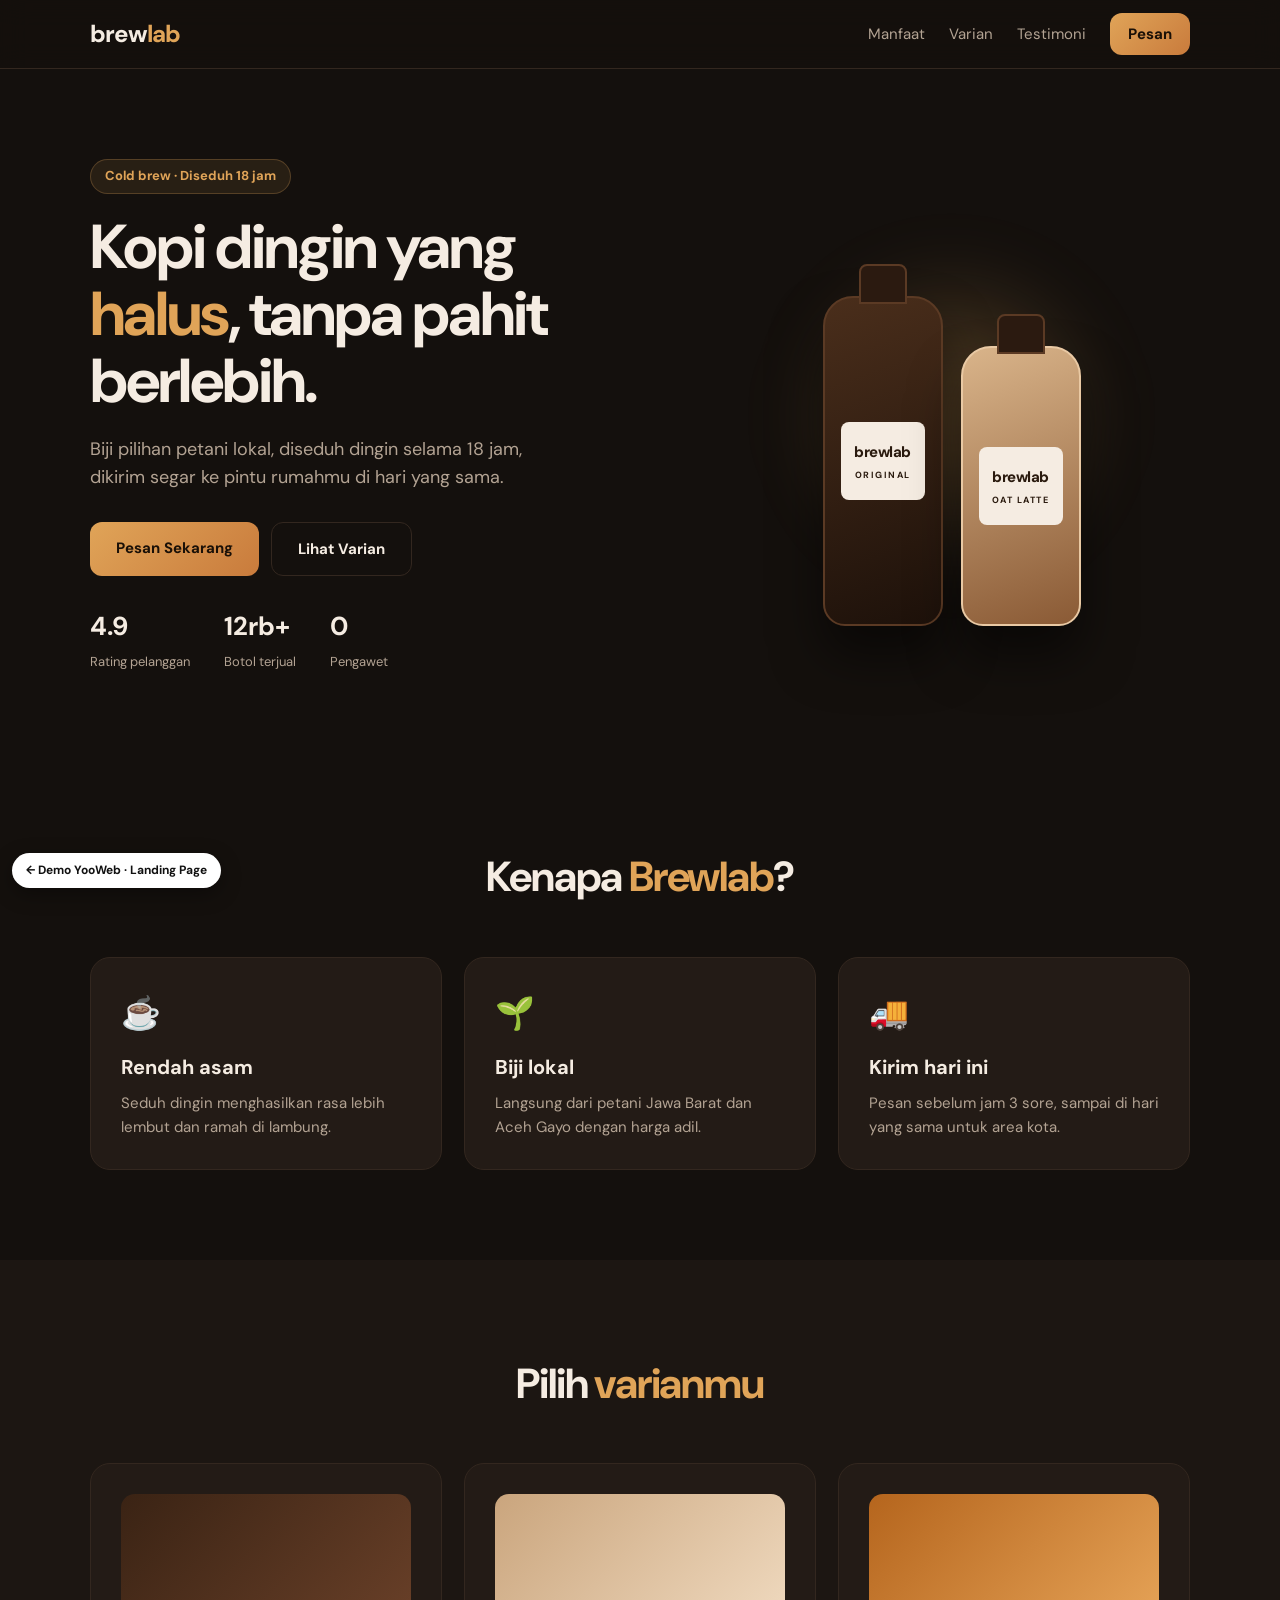
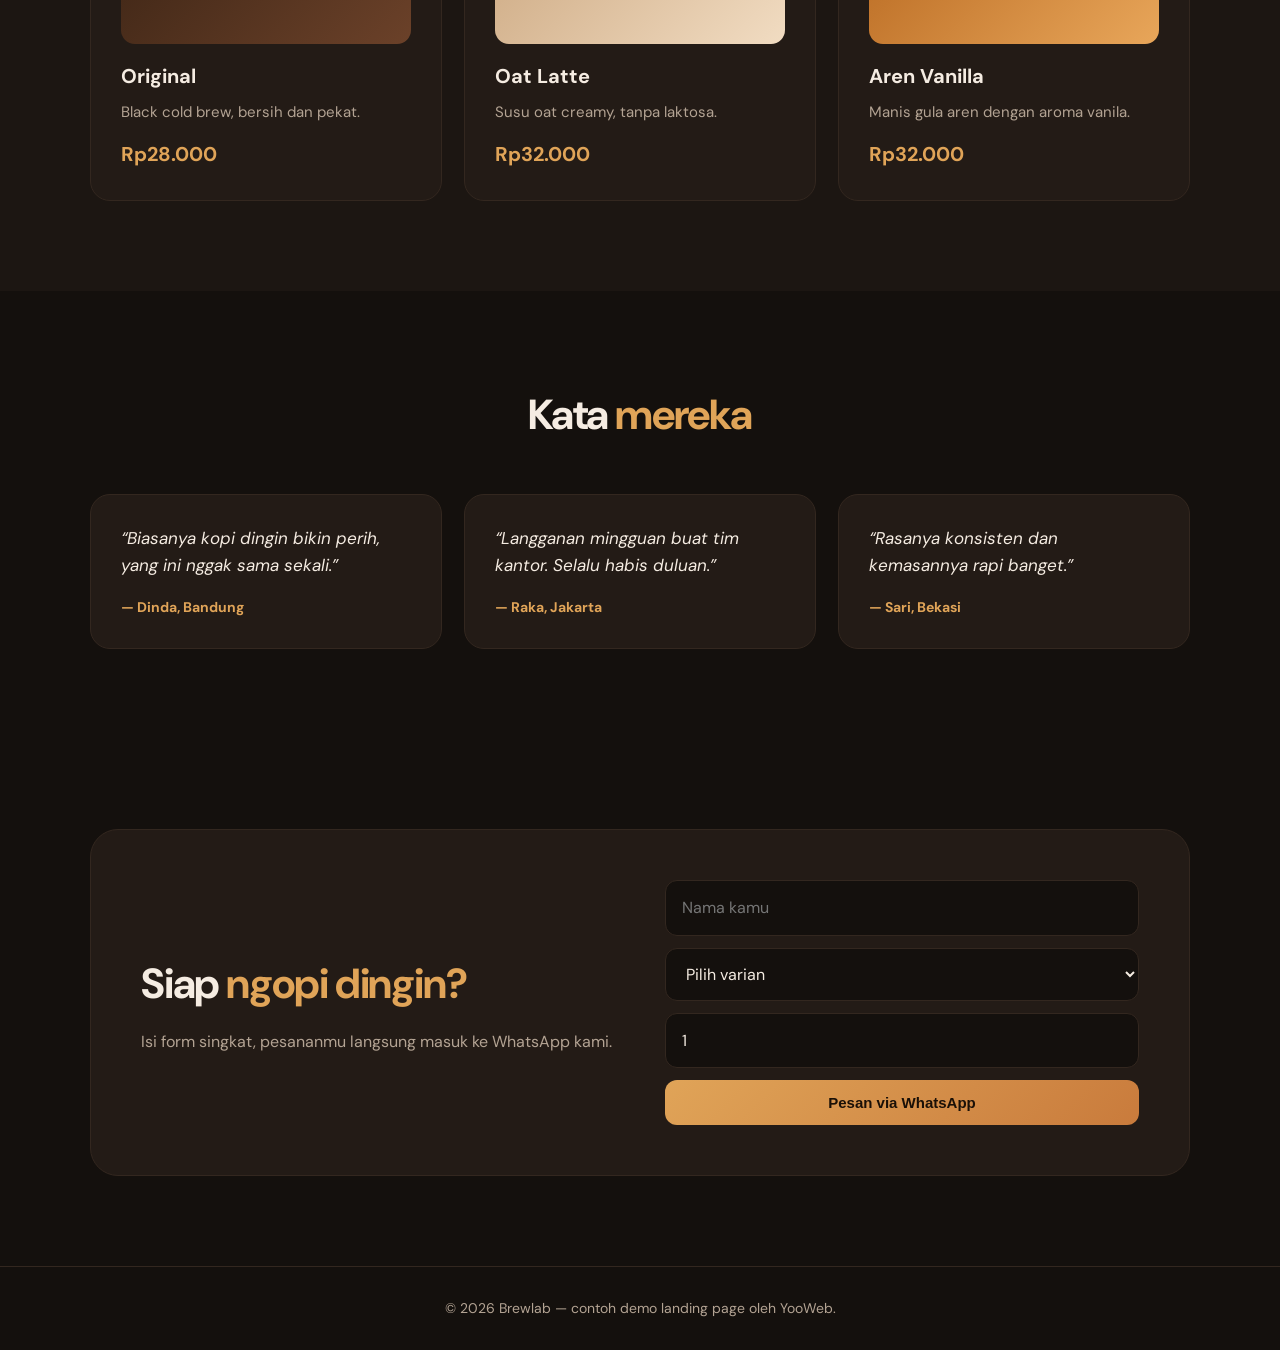
<file: demo_1.html>
<!DOCTYPE html>
<html lang="id">
<head>
<meta charset="UTF-8">
<meta name="viewport" content="width=device-width, initial-scale=1">
<title>Demo 1 — Landing Page | Brewlab Cold Brew</title>
<link rel="preconnect" href="https://fonts.googleapis.com">
<link rel="preconnect" href="https://fonts.gstatic.com" crossorigin>
<link href="https://fonts.googleapis.com/css2?family=DM+Sans:wght@400;500;700;800&display=swap" rel="stylesheet">
<link rel="stylesheet" href="demo_1.css">
</head>
<body>
<a class="demo-badge" href="index.html">← Demo YooWeb · Landing Page</a>

<header class="nav">
  <div class="wrap nav-in">
    <a href="#" class="logo">brew<span>lab</span></a>
    <nav>
      <a href="#manfaat">Manfaat</a>
      <a href="#varian">Varian</a>
      <a href="#testimoni">Testimoni</a>
      <a href="#order" class="btn sm">Pesan</a>
    </nav>
  </div>
</header>

<main>
  <section class="hero">
    <div class="wrap hero-in">
      <div class="hero-text">
        <span class="tag">Cold brew · Diseduh 18 jam</span>
        <h1>Kopi dingin yang <em>halus</em>, tanpa pahit berlebih.</h1>
        <p>Biji pilihan petani lokal, diseduh dingin selama 18 jam, dikirim segar ke pintu rumahmu di hari yang sama.</p>
        <div class="cta">
          <a href="#order" class="btn">Pesan Sekarang</a>
          <a href="#varian" class="btn ghost">Lihat Varian</a>
        </div>
        <ul class="stats">
          <li><b>4.9</b><span>Rating pelanggan</span></li>
          <li><b>12rb+</b><span>Botol terjual</span></li>
          <li><b>0</b><span>Pengawet</span></li>
        </ul>
      </div>
      <div class="hero-art" aria-hidden="true">
        <div class="bottle"><div class="label">brewlab<small>ORIGINAL</small></div></div>
        <div class="bottle b2"><div class="label">brewlab<small>OAT LATTE</small></div></div>
        <div class="glow"></div>
      </div>
    </div>
  </section>

  <section class="section" id="manfaat">
    <div class="wrap">
      <h2>Kenapa <em>Brewlab</em>?</h2>
      <div class="grid3">
        <article class="card"><span class="ico">☕</span><h3>Rendah asam</h3><p>Seduh dingin menghasilkan rasa lebih lembut dan ramah di lambung.</p></article>
        <article class="card"><span class="ico">🌱</span><h3>Biji lokal</h3><p>Langsung dari petani Jawa Barat dan Aceh Gayo dengan harga adil.</p></article>
        <article class="card"><span class="ico">🚚</span><h3>Kirim hari ini</h3><p>Pesan sebelum jam 3 sore, sampai di hari yang sama untuk area kota.</p></article>
      </div>
    </div>
  </section>

  <section class="section alt" id="varian">
    <div class="wrap">
      <h2>Pilih <em>varianmu</em></h2>
      <div class="grid3">
        <article class="card product"><div class="swatch s1"></div><h3>Original</h3><p>Black cold brew, bersih dan pekat.</p><b>Rp28.000</b></article>
        <article class="card product"><div class="swatch s2"></div><h3>Oat Latte</h3><p>Susu oat creamy, tanpa laktosa.</p><b>Rp32.000</b></article>
        <article class="card product"><div class="swatch s3"></div><h3>Aren Vanilla</h3><p>Manis gula aren dengan aroma vanila.</p><b>Rp32.000</b></article>
      </div>
    </div>
  </section>

  <section class="section" id="testimoni">
    <div class="wrap">
      <h2>Kata <em>mereka</em></h2>
      <div class="grid3">
        <blockquote class="card">“Biasanya kopi dingin bikin perih, yang ini nggak sama sekali.”<cite>— Dinda, Bandung</cite></blockquote>
        <blockquote class="card">“Langganan mingguan buat tim kantor. Selalu habis duluan.”<cite>— Raka, Jakarta</cite></blockquote>
        <blockquote class="card">“Rasanya konsisten dan kemasannya rapi banget.”<cite>— Sari, Bekasi</cite></blockquote>
      </div>
    </div>
  </section>

  <section class="section order" id="order">
    <div class="wrap order-in">
      <div>
        <h2>Siap <em>ngopi dingin?</em></h2>
        <p>Isi form singkat, pesananmu langsung masuk ke WhatsApp kami.</p>
      </div>
      <form id="orderForm" class="form">
        <input name="nama" placeholder="Nama kamu" required>
        <select name="varian" required>
          <option value="">Pilih varian</option>
          <option>Original</option><option>Oat Latte</option><option>Aren Vanilla</option>
        </select>
        <input name="jumlah" type="number" min="1" value="1" required>
        <button class="btn" type="submit">Pesan via WhatsApp</button>
      </form>
    </div>
  </section>
</main>

<footer class="foot"><div class="wrap">© 2026 Brewlab — contoh demo landing page oleh YooWeb.</div></footer>

<script>
document.getElementById('orderForm').addEventListener('submit', function (e) {
  e.preventDefault();
  var f = new FormData(this);
  var msg = 'Halo Brewlab, saya ' + f.get('nama') + ' ingin pesan ' + f.get('jumlah') + ' botol ' + f.get('varian') + '.';
  window.open('https://wa.me/6281234567890?text=' + encodeURIComponent(msg), '_blank');
});
</script>
</body>
</html>
</file>
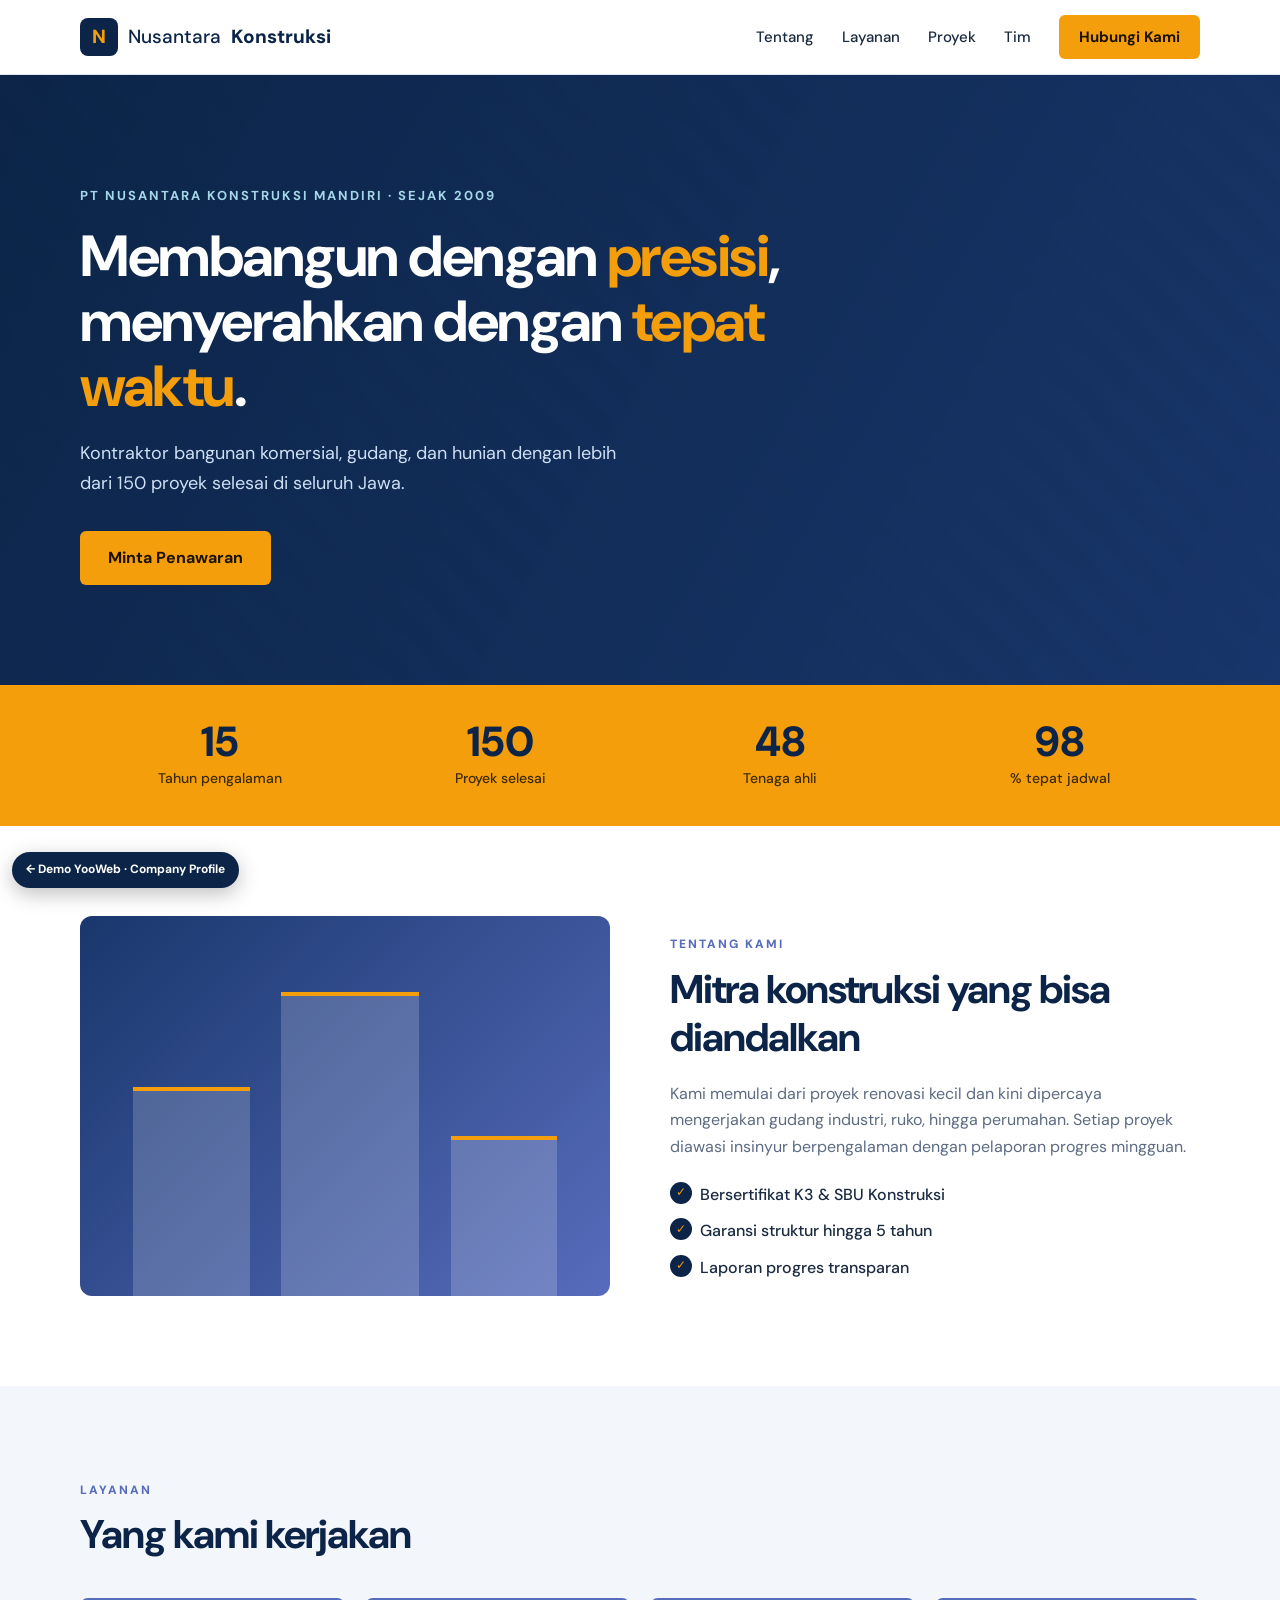
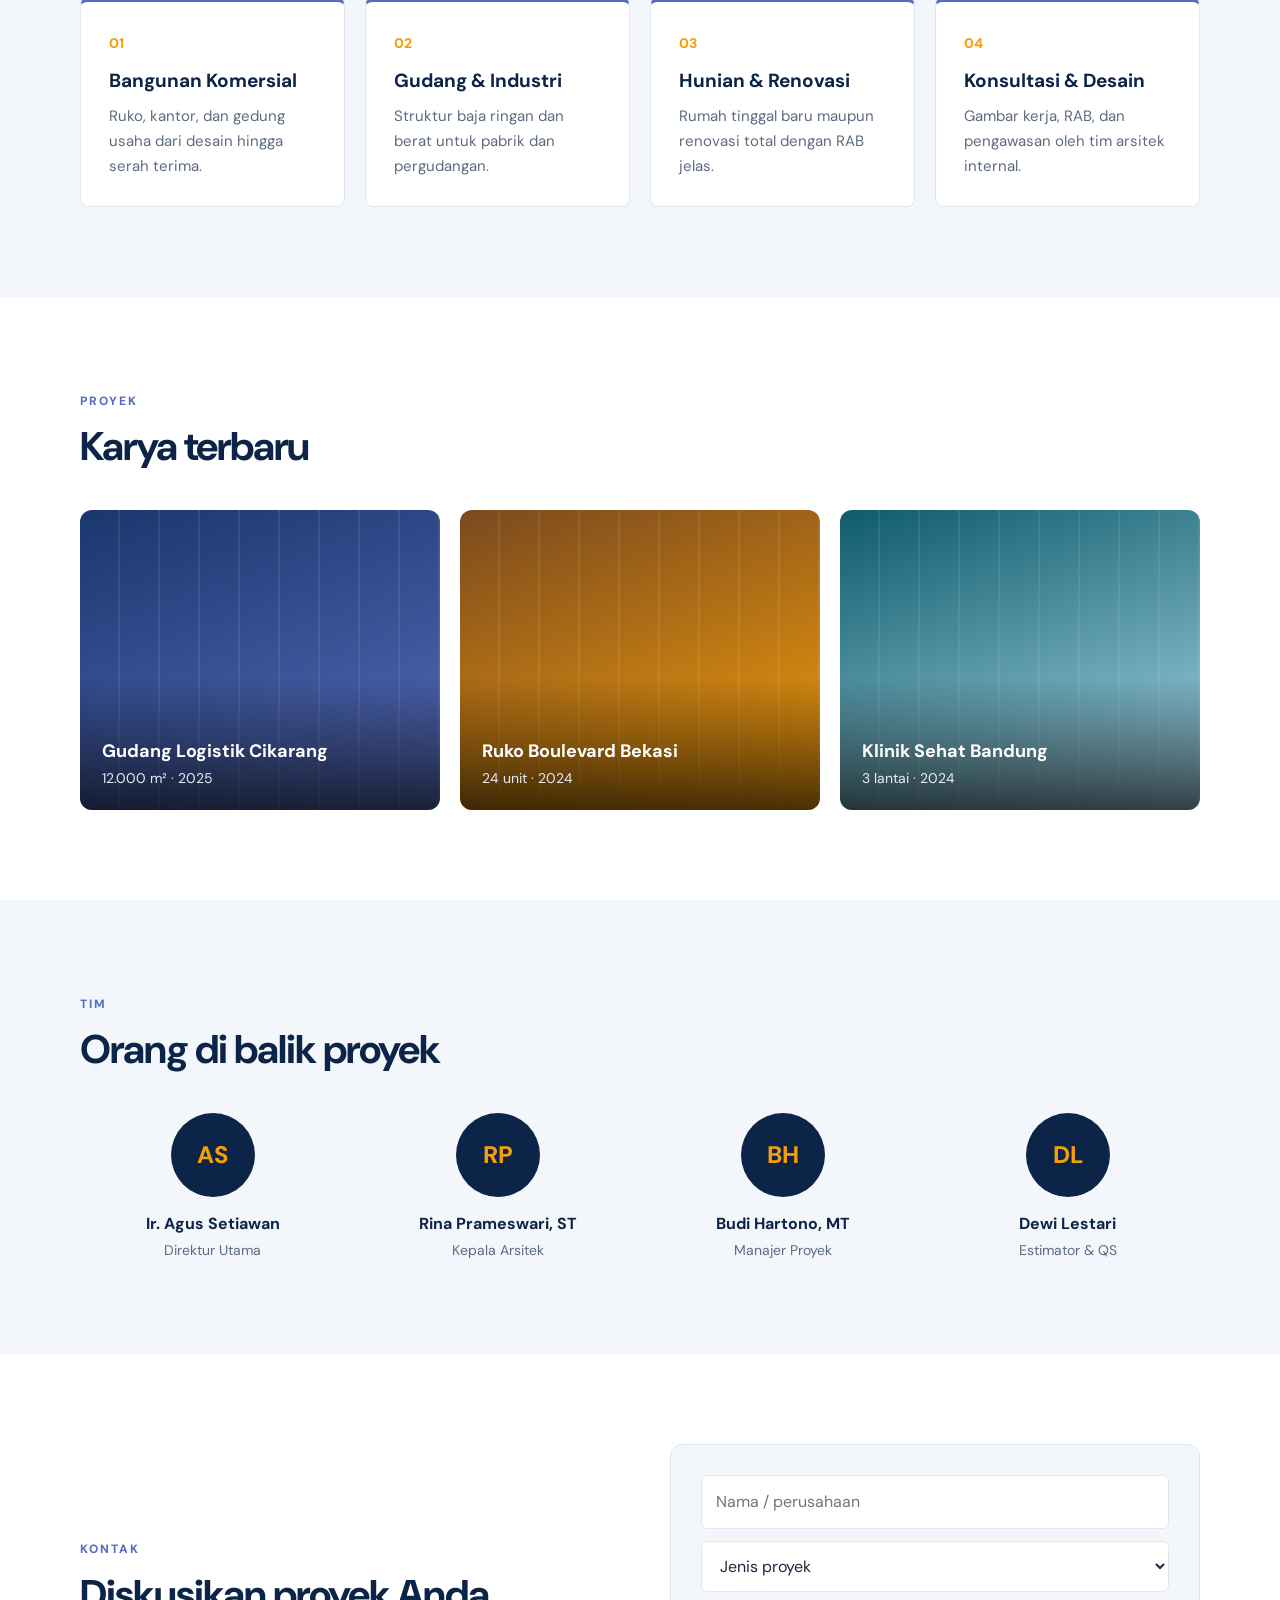
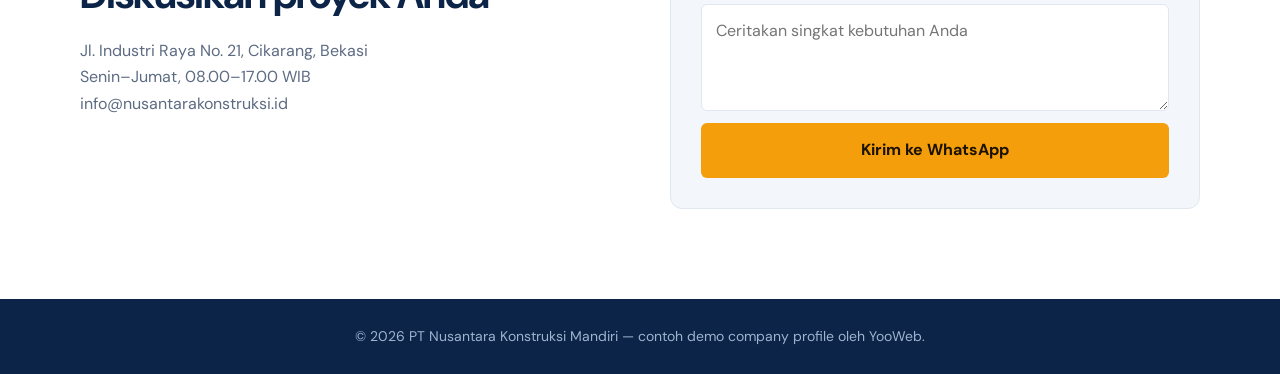
<file: demo_2.html>
<!DOCTYPE html>
<html lang="id">
<head>
<meta charset="UTF-8">
<meta name="viewport" content="width=device-width, initial-scale=1">
<title>Demo 2 — Company Profile | Nusantara Konstruksi</title>
<link rel="preconnect" href="https://fonts.googleapis.com">
<link rel="preconnect" href="https://fonts.gstatic.com" crossorigin>
<link href="https://fonts.googleapis.com/css2?family=DM+Sans:wght@400;500;700;800&display=swap" rel="stylesheet">
<link rel="stylesheet" href="demo_2.css">
</head>
<body>
<a class="demo-badge" href="index.html">← Demo YooWeb · Company Profile</a>

<header class="top">
  <div class="wrap top-in">
    <a href="#" class="brand"><span class="mark">N</span> Nusantara <b>Konstruksi</b></a>
    <button class="burger" id="burger" aria-label="Menu">☰</button>
    <nav id="menu">
      <a href="#tentang">Tentang</a>
      <a href="#layanan">Layanan</a>
      <a href="#proyek">Proyek</a>
      <a href="#tim">Tim</a>
      <a href="#kontak" class="btn sm">Hubungi Kami</a>
    </nav>
  </div>
</header>

<main>
  <section class="hero">
    <div class="wrap">
      <p class="eyebrow">PT Nusantara Konstruksi Mandiri · Sejak 2009</p>
      <h1>Membangun dengan <span>presisi</span>,<br>menyerahkan dengan <span>tepat waktu</span>.</h1>
      <p class="lead">Kontraktor bangunan komersial, gudang, dan hunian dengan lebih dari 150 proyek selesai di seluruh Jawa.</p>
      <a href="#kontak" class="btn">Minta Penawaran</a>
    </div>
  </section>

  <section class="numbers">
    <div class="wrap nums">
      <div><b data-n="15">0</b><span>Tahun pengalaman</span></div>
      <div><b data-n="150">0</b><span>Proyek selesai</span></div>
      <div><b data-n="48">0</b><span>Tenaga ahli</span></div>
      <div><b data-n="98">0</b><span>% tepat jadwal</span></div>
    </div>
  </section>

  <section class="section" id="tentang">
    <div class="wrap two">
      <div class="photo" aria-hidden="true"><i></i><i></i><i></i></div>
      <div>
        <span class="tag">TENTANG KAMI</span>
        <h2>Mitra konstruksi yang bisa diandalkan</h2>
        <p>Kami memulai dari proyek renovasi kecil dan kini dipercaya mengerjakan gudang industri, ruko, hingga perumahan. Setiap proyek diawasi insinyur berpengalaman dengan pelaporan progres mingguan.</p>
        <ul class="ticks">
          <li>Bersertifikat K3 &amp; SBU Konstruksi</li>
          <li>Garansi struktur hingga 5 tahun</li>
          <li>Laporan progres transparan</li>
        </ul>
      </div>
    </div>
  </section>

  <section class="section grey" id="layanan">
    <div class="wrap">
      <span class="tag">LAYANAN</span>
      <h2>Yang kami kerjakan</h2>
      <div class="cards">
        <article><span>01</span><h3>Bangunan Komersial</h3><p>Ruko, kantor, dan gedung usaha dari desain hingga serah terima.</p></article>
        <article><span>02</span><h3>Gudang &amp; Industri</h3><p>Struktur baja ringan dan berat untuk pabrik dan pergudangan.</p></article>
        <article><span>03</span><h3>Hunian &amp; Renovasi</h3><p>Rumah tinggal baru maupun renovasi total dengan RAB jelas.</p></article>
        <article><span>04</span><h3>Konsultasi &amp; Desain</h3><p>Gambar kerja, RAB, dan pengawasan oleh tim arsitek internal.</p></article>
      </div>
    </div>
  </section>

  <section class="section" id="proyek">
    <div class="wrap">
      <span class="tag">PROYEK</span>
      <h2>Karya terbaru</h2>
      <div class="projects">
        <figure class="p p1"><figcaption><b>Gudang Logistik Cikarang</b>12.000 m² · 2025</figcaption></figure>
        <figure class="p p2"><figcaption><b>Ruko Boulevard Bekasi</b>24 unit · 2024</figcaption></figure>
        <figure class="p p3"><figcaption><b>Klinik Sehat Bandung</b>3 lantai · 2024</figcaption></figure>
      </div>
    </div>
  </section>

  <section class="section grey" id="tim">
    <div class="wrap">
      <span class="tag">TIM</span>
      <h2>Orang di balik proyek</h2>
      <div class="team">
        <div><i>AS</i><b>Ir. Agus Setiawan</b><span>Direktur Utama</span></div>
        <div><i>RP</i><b>Rina Prameswari, ST</b><span>Kepala Arsitek</span></div>
        <div><i>BH</i><b>Budi Hartono, MT</b><span>Manajer Proyek</span></div>
        <div><i>DL</i><b>Dewi Lestari</b><span>Estimator &amp; QS</span></div>
      </div>
    </div>
  </section>

  <section class="section" id="kontak">
    <div class="wrap two contact">
      <div>
        <span class="tag">KONTAK</span>
        <h2>Diskusikan proyek Anda</h2>
        <p>Jl. Industri Raya No. 21, Cikarang, Bekasi<br>Senin–Jumat, 08.00–17.00 WIB<br>info@nusantarakonstruksi.id</p>
      </div>
      <form id="contactForm" class="form">
        <input name="nama" placeholder="Nama / perusahaan" required>
        <select name="jenis" required>
          <option value="">Jenis proyek</option>
          <option>Bangunan Komersial</option><option>Gudang &amp; Industri</option><option>Hunian &amp; Renovasi</option><option>Konsultasi &amp; Desain</option>
        </select>
        <textarea name="detail" rows="3" placeholder="Ceritakan singkat kebutuhan Anda"></textarea>
        <button class="btn" type="submit">Kirim ke WhatsApp</button>
      </form>
    </div>
  </section>
</main>

<footer class="foot"><div class="wrap">© 2026 PT Nusantara Konstruksi Mandiri — contoh demo company profile oleh YooWeb.</div></footer>

<script>
document.getElementById('burger').onclick = function () {
  document.getElementById('menu').classList.toggle('open');
};
document.getElementById('contactForm').addEventListener('submit', function (e) {
  e.preventDefault();
  var f = new FormData(this);
  var msg = 'Halo, saya ' + f.get('nama') + '. Proyek: ' + f.get('jenis') + '. ' + (f.get('detail') || '');
  window.open('https://wa.me/6281234567890?text=' + encodeURIComponent(msg), '_blank');
});
var io = new IntersectionObserver(function (es) {
  es.forEach(function (en) {
    if (!en.isIntersecting) return;
    var el = en.target, to = +el.dataset.n, cur = 0, step = Math.max(1, Math.round(to / 50));
    var t = setInterval(function () {
      cur = Math.min(to, cur + step); el.textContent = cur;
      if (cur >= to) clearInterval(t);
    }, 25);
    io.unobserve(el);
  });
}, { threshold: .6 });
document.querySelectorAll('[data-n]').forEach(function (el) { io.observe(el); });
</script>
</body>
</html>
</file>
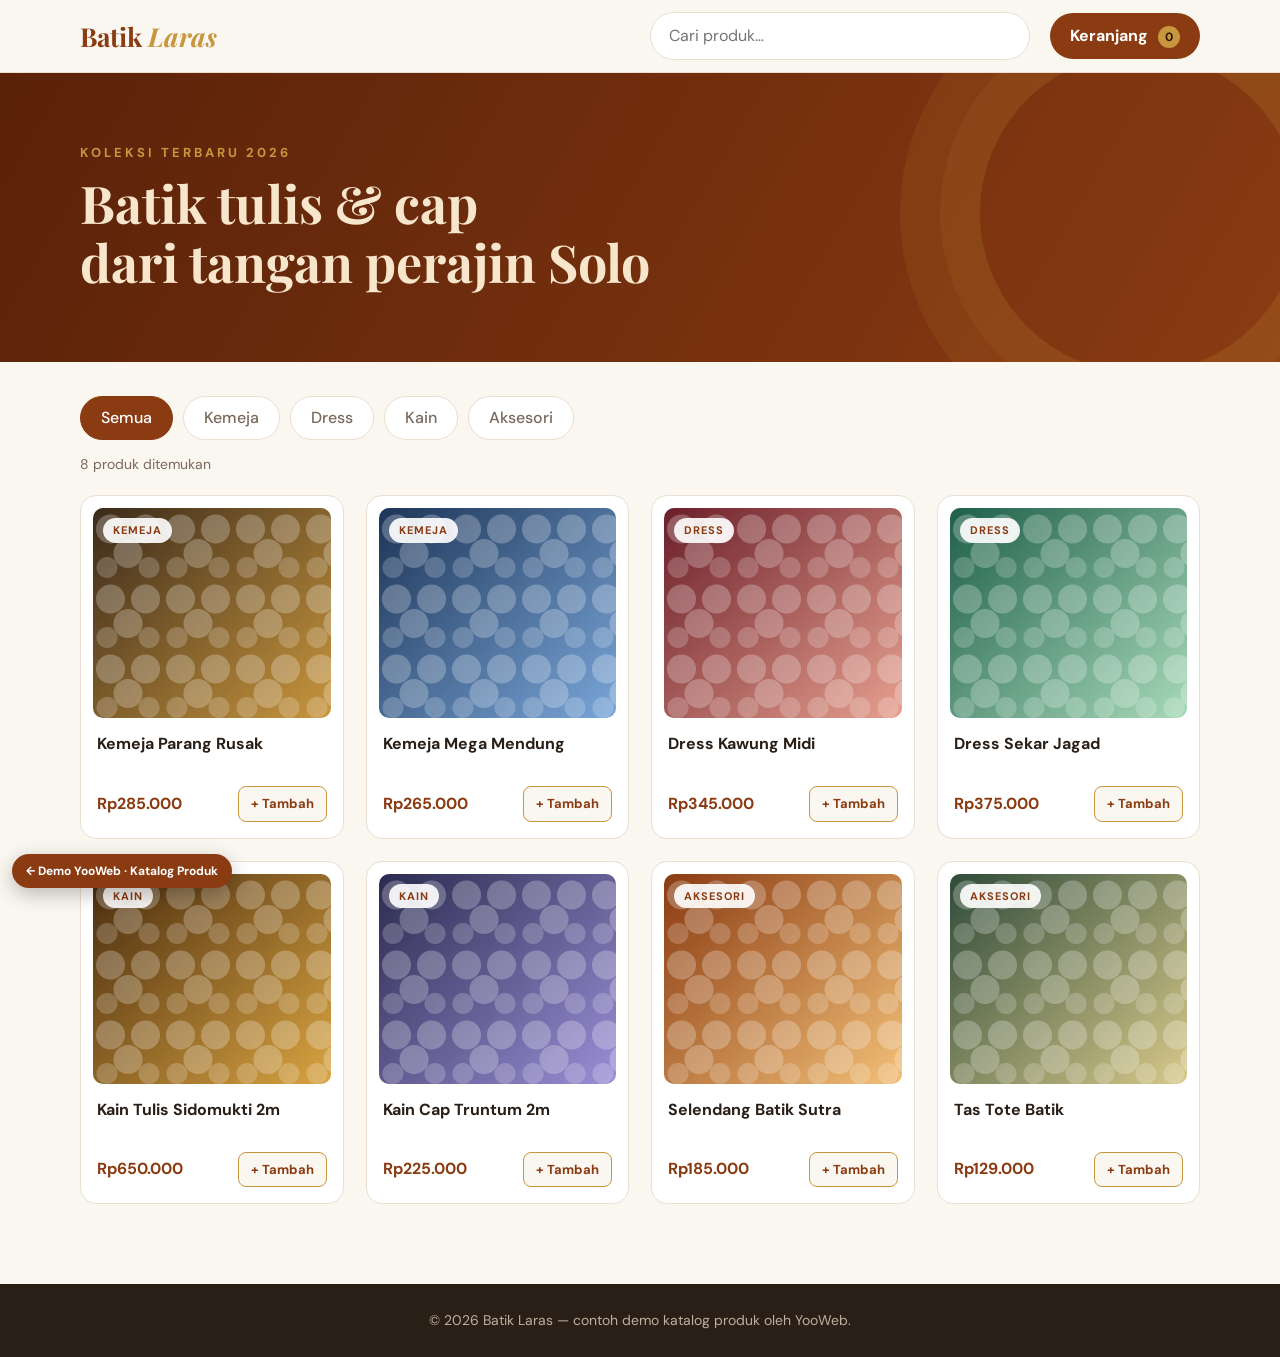
<file: demo_3.html>
<!DOCTYPE html>
<html lang="id">
<head>
<meta charset="UTF-8">
<meta name="viewport" content="width=device-width, initial-scale=1">
<title>Demo 3 — Katalog Produk | Batik Laras</title>
<link rel="preconnect" href="https://fonts.googleapis.com">
<link rel="preconnect" href="https://fonts.gstatic.com" crossorigin>
<link href="https://fonts.googleapis.com/css2?family=DM+Sans:wght@400;500;700&family=Playfair+Display:wght@600;700&display=swap" rel="stylesheet">
<link rel="stylesheet" href="demo_3.css">
</head>
<body>
<a class="demo-badge" href="index.html">← Demo YooWeb · Katalog Produk</a>

<header class="bar">
  <div class="wrap bar-in">
    <a href="#" class="logo">Batik <i>Laras</i></a>
    <input id="search" type="search" placeholder="Cari produk…" aria-label="Cari produk">
    <button id="cartBtn" class="cart">Keranjang <span id="count">0</span></button>
  </div>
</header>

<section class="banner">
  <div class="wrap">
    <p>KOLEKSI TERBARU 2026</p>
    <h1>Batik tulis &amp; cap<br>dari tangan perajin Solo</h1>
  </div>
</section>

<main class="wrap">
  <div class="filters" id="filters">
    <button class="on" data-cat="all">Semua</button>
    <button data-cat="kemeja">Kemeja</button>
    <button data-cat="dress">Dress</button>
    <button data-cat="kain">Kain</button>
    <button data-cat="aksesori">Aksesori</button>
  </div>
  <p class="result" id="result"></p>
  <div class="grid" id="grid"></div>
</main>

<aside class="drawer" id="drawer" aria-hidden="true">
  <div class="drawer-head"><b>Keranjang</b><button id="closeCart" aria-label="Tutup">✕</button></div>
  <ul id="cartList"></ul>
  <div class="drawer-foot">
    <div class="total"><span>Total</span><b id="total">Rp0</b></div>
    <button class="buy" id="checkout">Pesan via WhatsApp</button>
  </div>
</aside>
<div class="scrim" id="scrim"></div>

<footer class="foot"><div class="wrap">© 2026 Batik Laras — contoh demo katalog produk oleh YooWeb.</div></footer>

<script>
var products = [
  { id: 1, name: 'Kemeja Parang Rusak', cat: 'kemeja', price: 285000, c1: '#3b2a1a', c2: '#c8963e' },
  { id: 2, name: 'Kemeja Mega Mendung', cat: 'kemeja', price: 265000, c1: '#1d3557', c2: '#7aa6d9' },
  { id: 3, name: 'Dress Kawung Midi', cat: 'dress', price: 345000, c1: '#6b1f2a', c2: '#e6a08f' },
  { id: 4, name: 'Dress Sekar Jagad', cat: 'dress', price: 375000, c1: '#1f5f4a', c2: '#a7d9b8' },
  { id: 5, name: 'Kain Tulis Sidomukti 2m', cat: 'kain', price: 650000, c1: '#4a2c0f', c2: '#d9a441' },
  { id: 6, name: 'Kain Cap Truntum 2m', cat: 'kain', price: 225000, c1: '#2b2b4f', c2: '#9a8fd6' },
  { id: 7, name: 'Selendang Batik Sutra', cat: 'aksesori', price: 185000, c1: '#8a3b12', c2: '#f2c078' },
  { id: 8, name: 'Tas Tote Batik', cat: 'aksesori', price: 129000, c1: '#2f4b3a', c2: '#d8c98a' }
];
var cart = {}, cat = 'all', q = '';
var rp = function (n) { return 'Rp' + n.toLocaleString('id-ID'); };
var $ = function (id) { return document.getElementById(id); };

function render() {
  var list = products.filter(function (p) {
    return (cat === 'all' || p.cat === cat) && p.name.toLowerCase().indexOf(q) > -1;
  });
  $('result').textContent = list.length + ' produk ditemukan';
  $('grid').innerHTML = list.map(function (p) {
    return '<article class="item"><div class="thumb" style="--a:' + p.c1 + ';--b:' + p.c2 + '"><span>' + p.cat + '</span></div>' +
      '<h3>' + p.name + '</h3><div class="row"><b>' + rp(p.price) + '</b>' +
      '<button data-add="' + p.id + '">+ Tambah</button></div></article>';
  }).join('') || '<p class="empty">Produk tidak ditemukan.</p>';
}
function renderCart() {
  var ids = Object.keys(cart), total = 0, n = 0;
  $('cartList').innerHTML = ids.map(function (id) {
    var p = products.filter(function (x) { return x.id == id; })[0], qty = cart[id];
    total += p.price * qty; n += qty;
    return '<li><div><b>' + p.name + '</b><small>' + rp(p.price) + '</small></div>' +
      '<div class="qty"><button data-dec="' + id + '">−</button><span>' + qty + '</span><button data-inc="' + id + '">+</button></div></li>';
  }).join('') || '<li class="empty">Keranjang masih kosong.</li>';
  $('total').textContent = rp(total);
  $('count').textContent = n;
}
function open(v) {
  $('drawer').classList.toggle('open', v);
  $('scrim').classList.toggle('open', v);
  $('drawer').setAttribute('aria-hidden', !v);
}
document.addEventListener('click', function (e) {
  var t = e.target;
  if (t.dataset.add) { cart[t.dataset.add] = (cart[t.dataset.add] || 0) + 1; renderCart(); }
  if (t.dataset.inc) { cart[t.dataset.inc]++; renderCart(); }
  if (t.dataset.dec) { if (--cart[t.dataset.dec] < 1) delete cart[t.dataset.dec]; renderCart(); }
  if (t.dataset.cat) {
    cat = t.dataset.cat;
    document.querySelectorAll('#filters button').forEach(function (b) { b.classList.toggle('on', b === t); });
    render();
  }
});
$('search').addEventListener('input', function () { q = this.value.toLowerCase().trim(); render(); });
$('cartBtn').onclick = function () { open(true); };
$('closeCart').onclick = $('scrim').onclick = function () { open(false); };
$('checkout').onclick = function () {
  var ids = Object.keys(cart);
  if (!ids.length) return;
  var lines = ids.map(function (id) {
    var p = products.filter(function (x) { return x.id == id; })[0];
    return '- ' + p.name + ' x' + cart[id];
  });
  var msg = 'Halo Batik Laras, saya mau pesan:\n' + lines.join('\n') + '\nTotal: ' + $('total').textContent;
  window.open('https://wa.me/6281234567890?text=' + encodeURIComponent(msg), '_blank');
};
render(); renderCart();
</script>
</body>
</html>
</file>
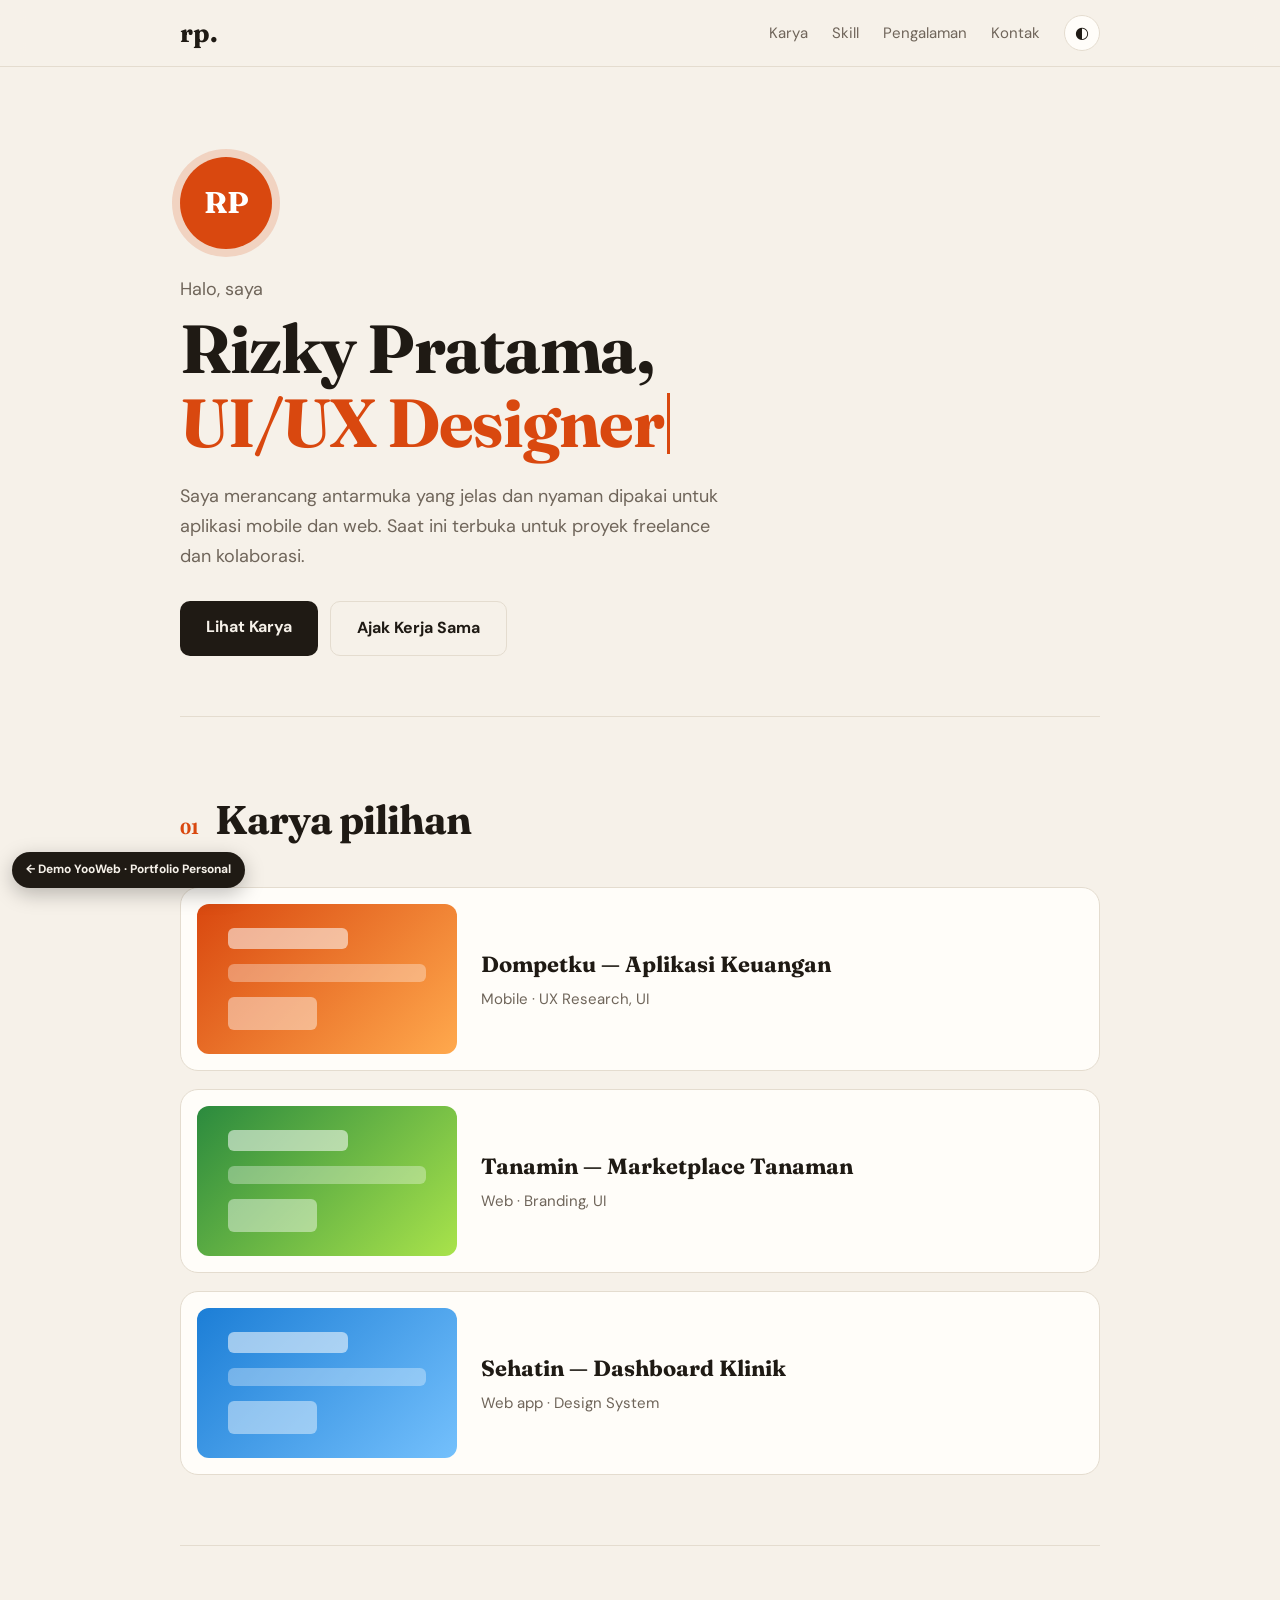
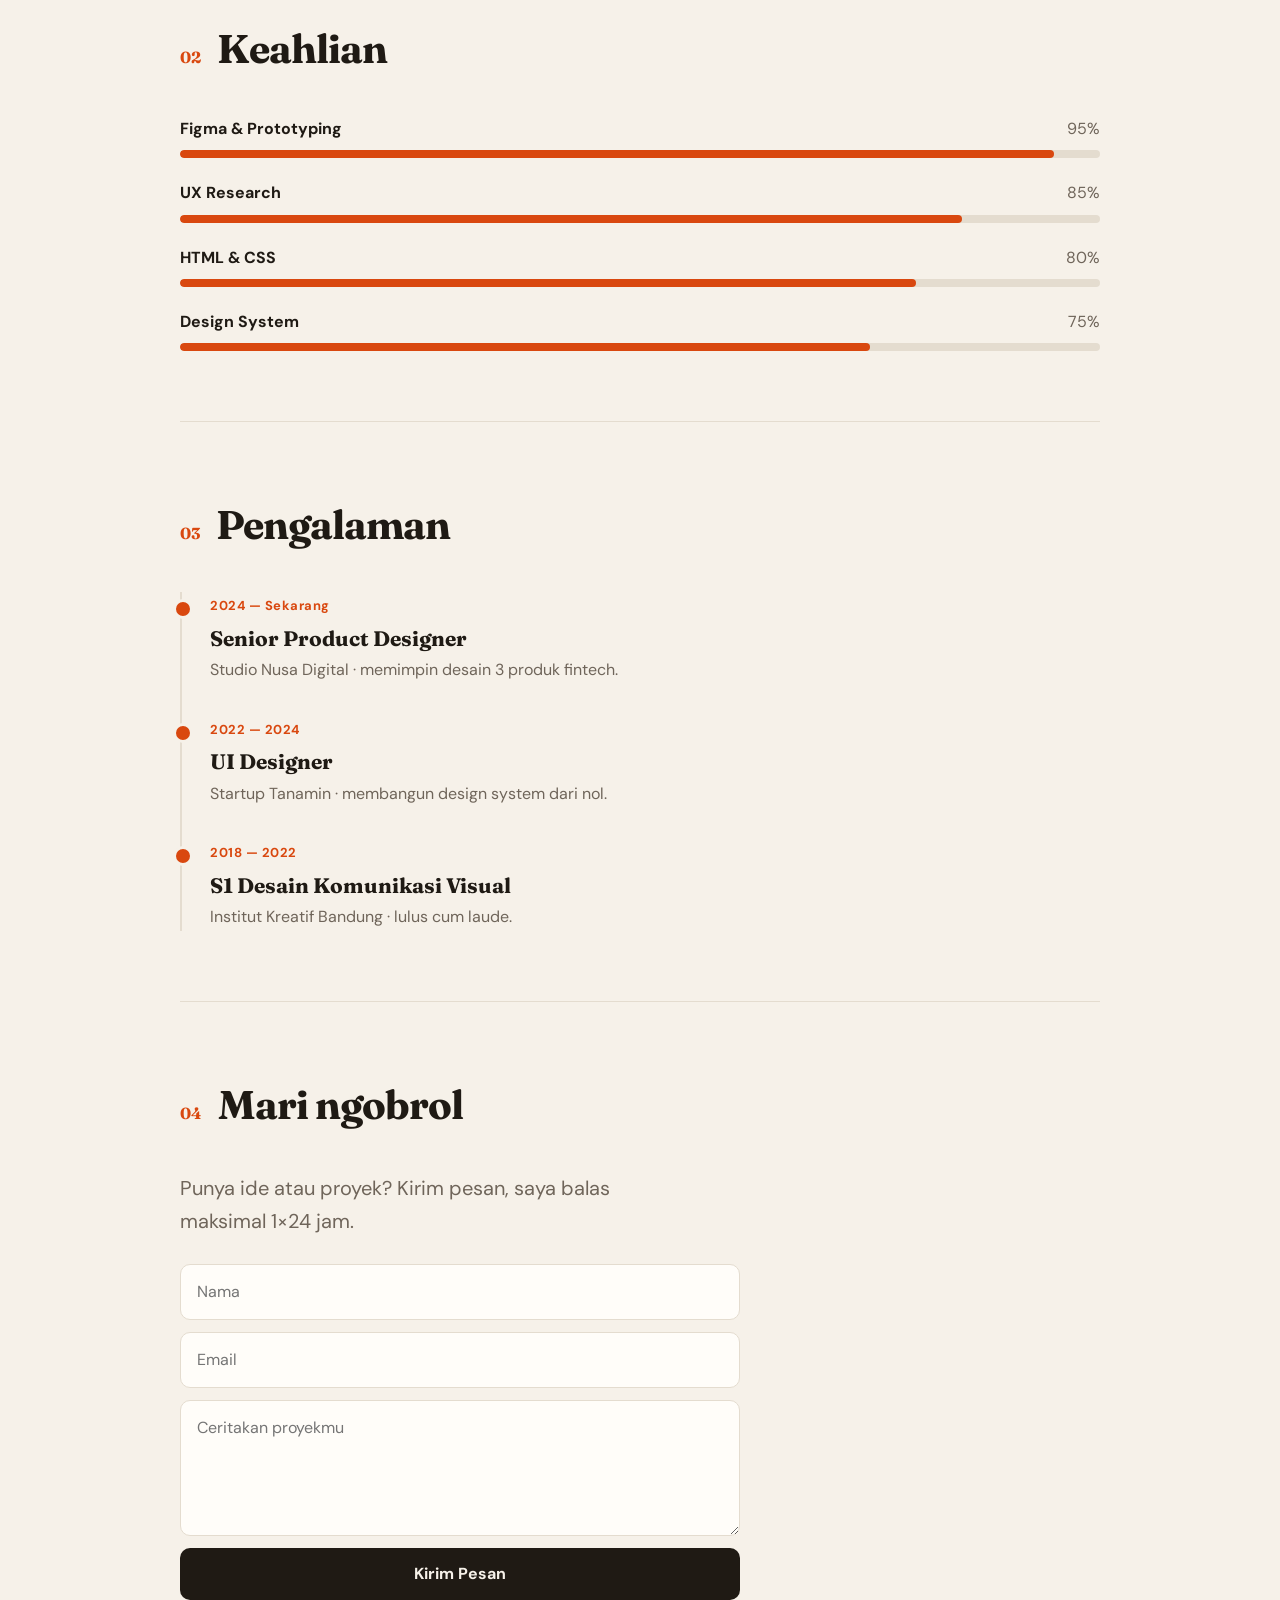
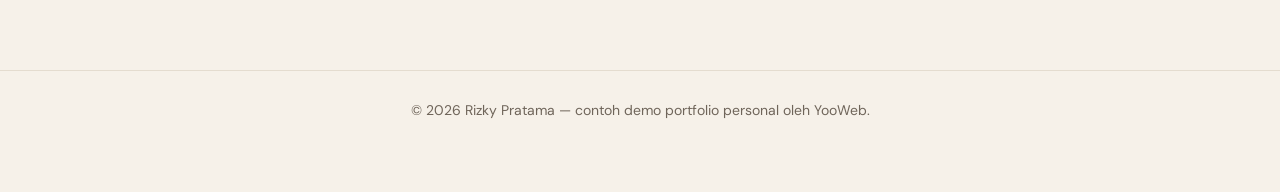
<file: demo_4.html>
<!DOCTYPE html>
<html lang="id">
<head>
<meta charset="UTF-8">
<meta name="viewport" content="width=device-width, initial-scale=1">
<title>Demo 4 — Portfolio Personal | Rizky Pratama</title>
<link rel="preconnect" href="https://fonts.googleapis.com">
<link rel="preconnect" href="https://fonts.gstatic.com" crossorigin>
<link href="https://fonts.googleapis.com/css2?family=Fraunces:wght@500;700&family=DM+Sans:wght@400;500;700&display=swap" rel="stylesheet">
<link rel="stylesheet" href="demo_4.css">
</head>
<body>
<a class="demo-badge" href="index.html">← Demo YooWeb · Portfolio Personal</a>

<header class="nav">
  <div class="wrap nav-in">
    <a href="#" class="logo">rp.</a>
    <nav>
      <a href="#karya">Karya</a>
      <a href="#skill">Skill</a>
      <a href="#pengalaman">Pengalaman</a>
      <a href="#kontak">Kontak</a>
      <button id="theme" aria-label="Ganti tema">◐</button>
    </nav>
  </div>
</header>

<main>
  <section class="hero wrap">
    <div class="avatar" aria-hidden="true">RP</div>
    <p class="hi">Halo, saya</p>
    <h1>Rizky Pratama,<br><span id="role">UI/UX Designer</span><i class="caret"></i></h1>
    <p class="about">Saya merancang antarmuka yang jelas dan nyaman dipakai untuk aplikasi mobile dan web. Saat ini terbuka untuk proyek freelance dan kolaborasi.</p>
    <div class="cta">
      <a href="#karya" class="btn">Lihat Karya</a>
      <a href="#kontak" class="btn ghost">Ajak Kerja Sama</a>
    </div>
  </section>

  <section class="wrap sec" id="karya">
    <div class="head"><span>01</span><h2>Karya pilihan</h2></div>
    <div class="works">
      <a class="work w1" href="#kontak"><div class="shot"><i></i><i></i><i></i></div><div><h3>Dompetku — Aplikasi Keuangan</h3><p>Mobile · UX Research, UI</p></div></a>
      <a class="work w2" href="#kontak"><div class="shot"><i></i><i></i><i></i></div><div><h3>Tanamin — Marketplace Tanaman</h3><p>Web · Branding, UI</p></div></a>
      <a class="work w3" href="#kontak"><div class="shot"><i></i><i></i><i></i></div><div><h3>Sehatin — Dashboard Klinik</h3><p>Web app · Design System</p></div></a>
    </div>
  </section>

  <section class="wrap sec" id="skill">
    <div class="head"><span>02</span><h2>Keahlian</h2></div>
    <div class="skills">
      <div class="skill"><div><b>Figma &amp; Prototyping</b><em>95%</em></div><div class="bar"><i style="--w:95%"></i></div></div>
      <div class="skill"><div><b>UX Research</b><em>85%</em></div><div class="bar"><i style="--w:85%"></i></div></div>
      <div class="skill"><div><b>HTML &amp; CSS</b><em>80%</em></div><div class="bar"><i style="--w:80%"></i></div></div>
      <div class="skill"><div><b>Design System</b><em>75%</em></div><div class="bar"><i style="--w:75%"></i></div></div>
    </div>
  </section>

  <section class="wrap sec" id="pengalaman">
    <div class="head"><span>03</span><h2>Pengalaman</h2></div>
    <ol class="timeline">
      <li><time>2024 — Sekarang</time><h3>Senior Product Designer</h3><p>Studio Nusa Digital · memimpin desain 3 produk fintech.</p></li>
      <li><time>2022 — 2024</time><h3>UI Designer</h3><p>Startup Tanamin · membangun design system dari nol.</p></li>
      <li><time>2018 — 2022</time><h3>S1 Desain Komunikasi Visual</h3><p>Institut Kreatif Bandung · lulus cum laude.</p></li>
    </ol>
  </section>

  <section class="wrap sec contact" id="kontak">
    <div class="head"><span>04</span><h2>Mari ngobrol</h2></div>
    <p class="big">Punya ide atau proyek? Kirim pesan, saya balas maksimal 1×24 jam.</p>
    <form id="form" class="form">
      <input name="nama" placeholder="Nama" required>
      <input name="email" type="email" placeholder="Email" required>
      <textarea name="pesan" rows="4" placeholder="Ceritakan proyekmu" required></textarea>
      <button class="btn" type="submit">Kirim Pesan</button>
      <p class="ok" id="ok" hidden>Terima kasih! Pesan kamu terkirim (simulasi demo).</p>
    </form>
  </section>
</main>

<footer class="foot"><div class="wrap">© 2026 Rizky Pratama — contoh demo portfolio personal oleh YooWeb.</div></footer>

<script>
// Efek mengetik
var roles = ['UI/UX Designer', 'Product Designer', 'Front-end Enthusiast'], ri = 0, ci = 0, del = false, el = document.getElementById('role');
(function tick() {
  var w = roles[ri];
  el.textContent = w.slice(0, ci);
  if (!del && ci === w.length) { del = true; return setTimeout(tick, 1500); }
  if (del && ci === 0) { del = false; ri = (ri + 1) % roles.length; }
  ci += del ? -1 : 1;
  setTimeout(tick, del ? 40 : 90);
})();
// Tema
var root = document.documentElement;
document.getElementById('theme').onclick = function () {
  root.dataset.theme = root.dataset.theme === 'dark' ? 'light' : 'dark';
};
// Bar skill muncul saat terlihat
var io = new IntersectionObserver(function (es) {
  es.forEach(function (e) { if (e.isIntersecting) { e.target.classList.add('in'); io.unobserve(e.target); } });
}, { threshold: .4 });
document.querySelectorAll('.bar').forEach(function (b) { io.observe(b); });
// Form simulasi
document.getElementById('form').addEventListener('submit', function (e) {
  e.preventDefault(); this.reset(); document.getElementById('ok').hidden = false;
});
</script>
</body>
</html>
</file>
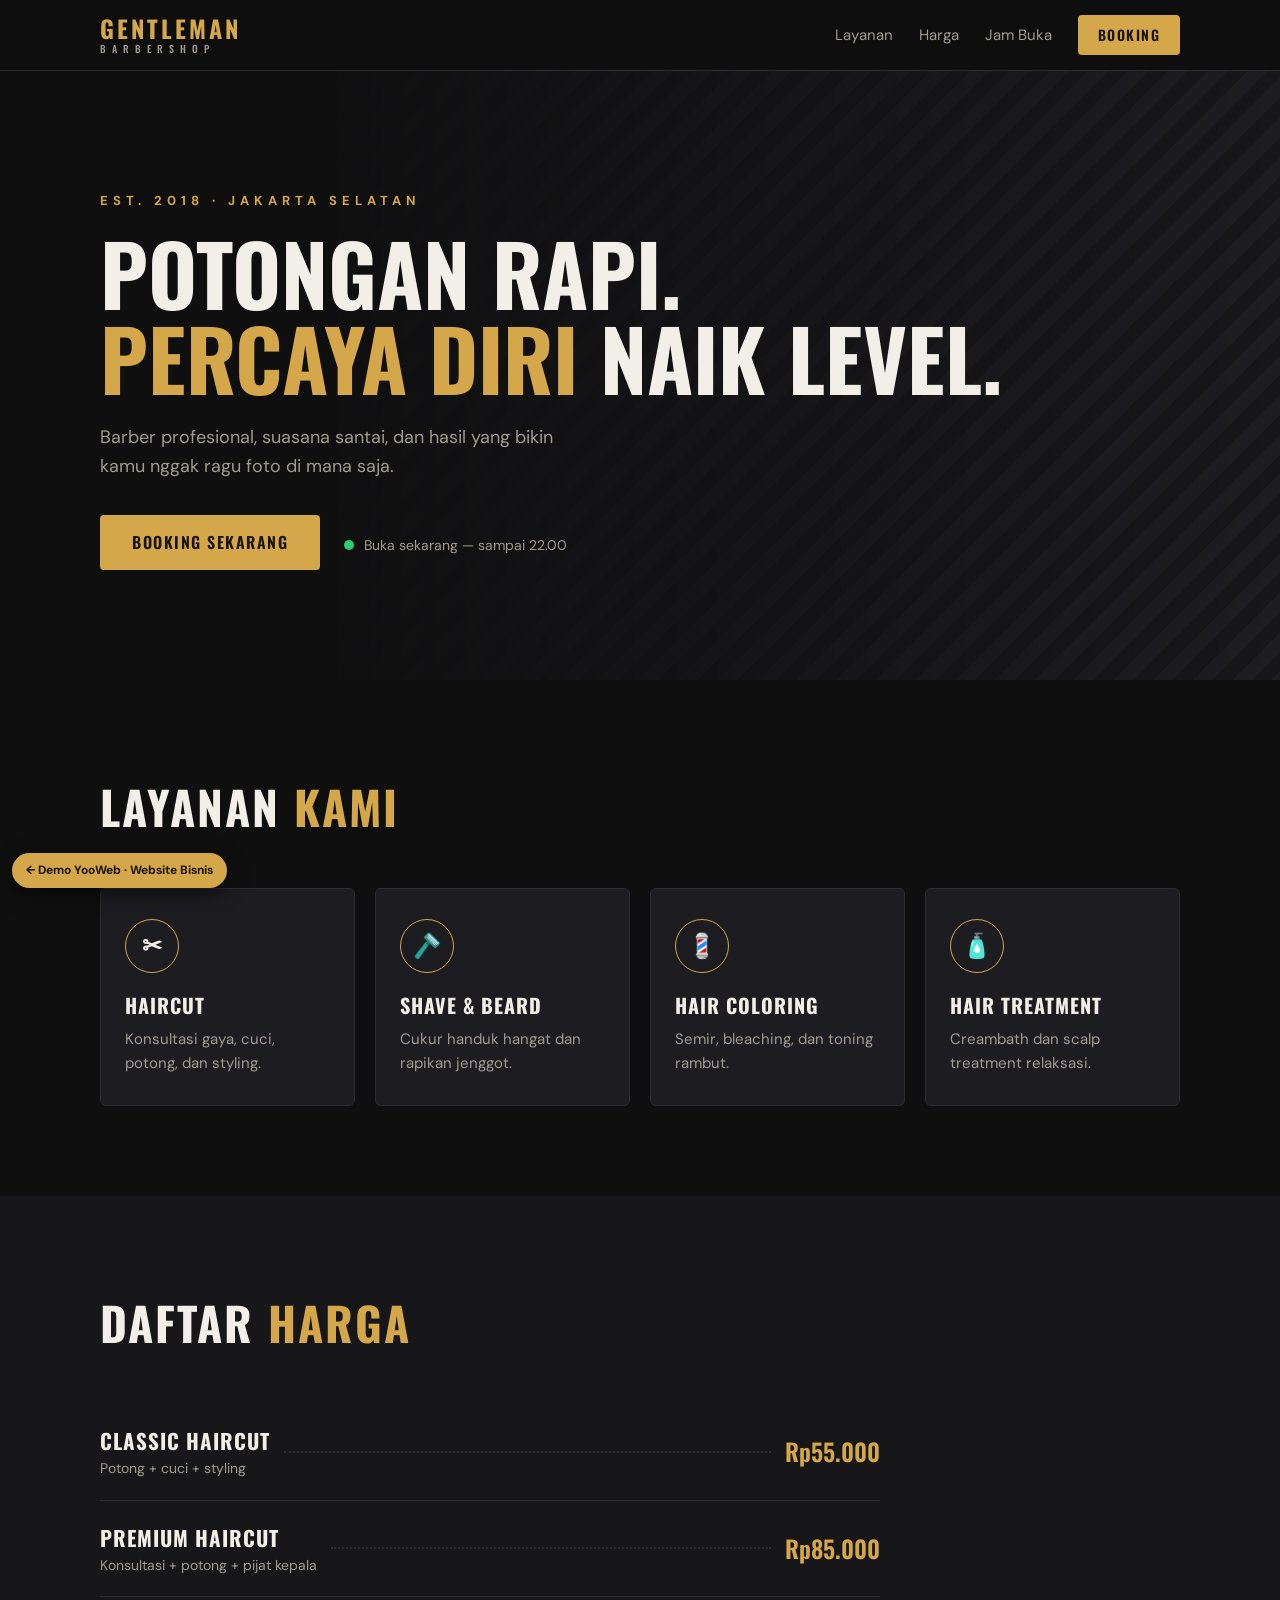
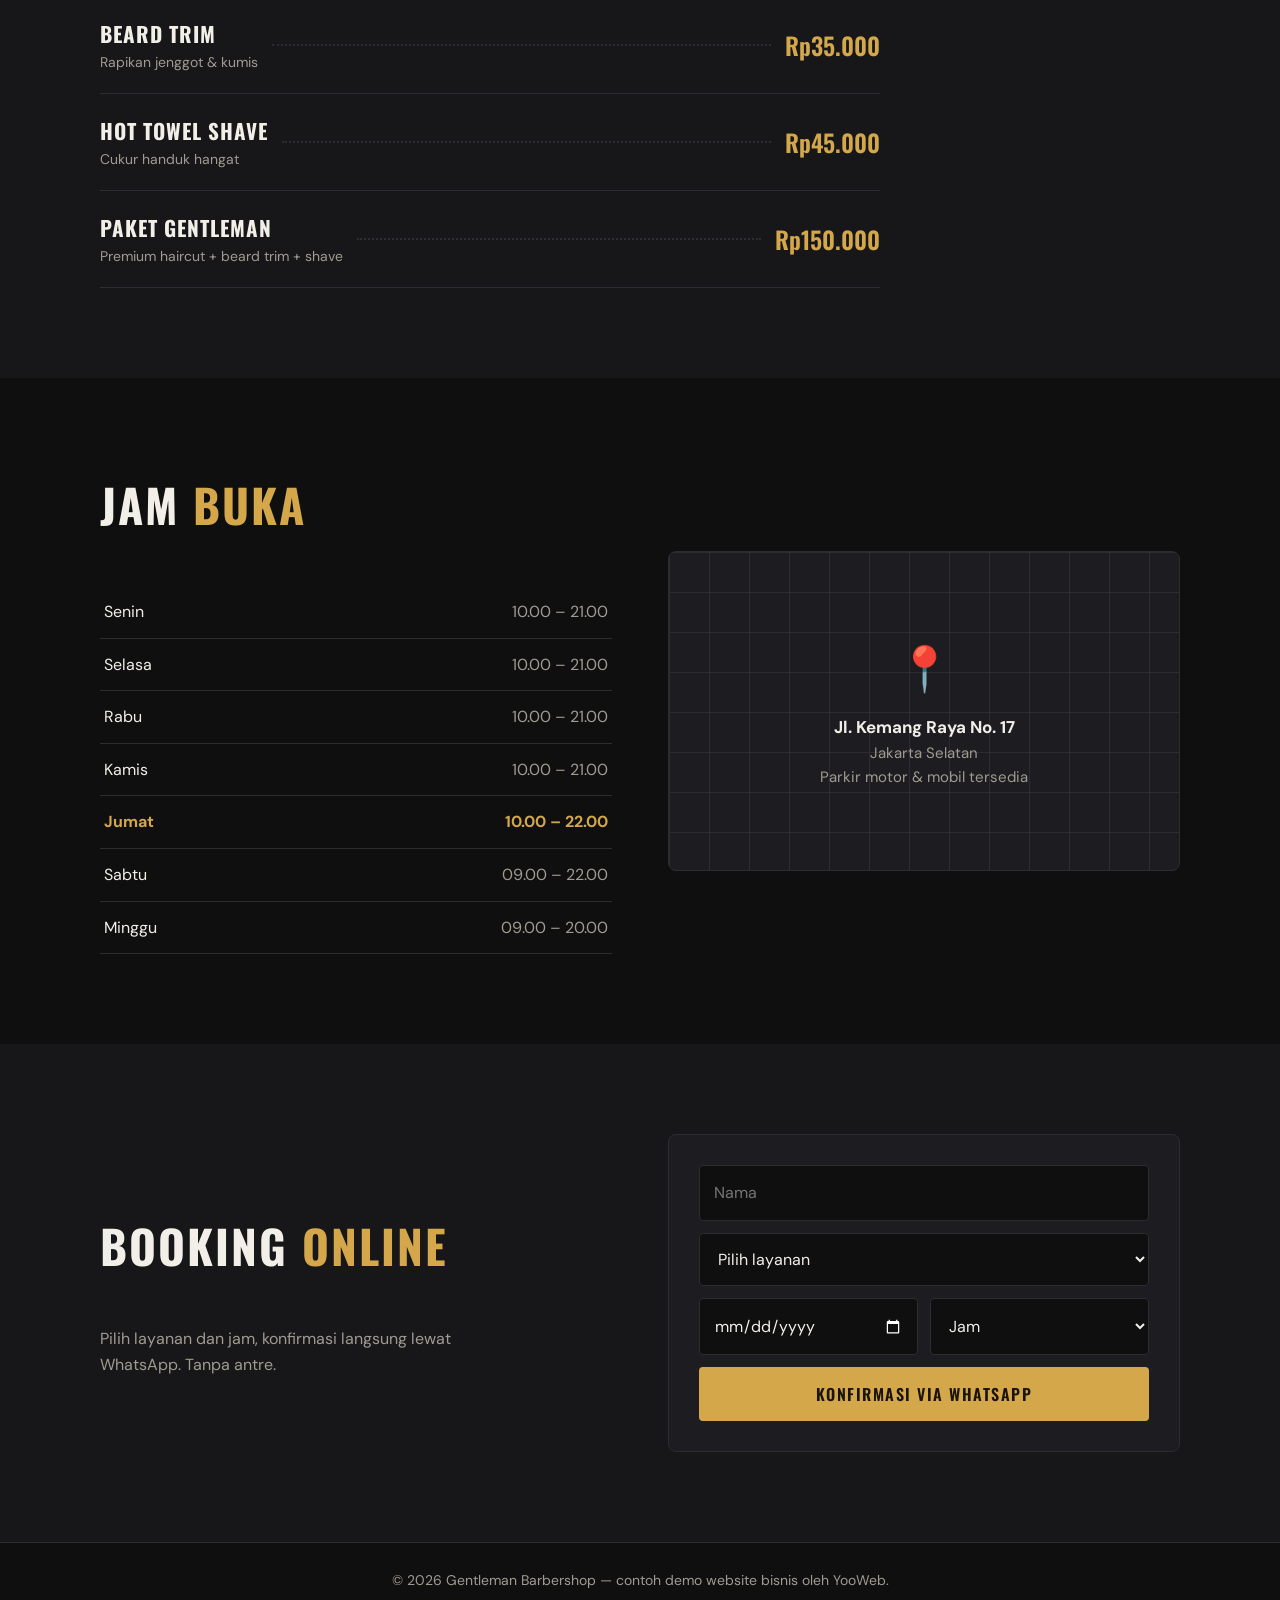
<file: demo_5.html>
<!DOCTYPE html>
<html lang="id">
<head>
<meta charset="UTF-8">
<meta name="viewport" content="width=device-width, initial-scale=1">
<title>Demo 5 — Website Bisnis | Gentleman Barbershop</title>
<link rel="preconnect" href="https://fonts.googleapis.com">
<link rel="preconnect" href="https://fonts.gstatic.com" crossorigin>
<link href="https://fonts.googleapis.com/css2?family=Oswald:wght@500;600;700&family=DM+Sans:wght@400;500;700&display=swap" rel="stylesheet">
<link rel="stylesheet" href="demo_5.css">
</head>
<body>
<a class="demo-badge" href="index.html">← Demo YooWeb · Website Bisnis</a>

<header class="nav">
  <div class="wrap nav-in">
    <a href="#" class="logo">GENTLEMAN<small>BARBERSHOP</small></a>
    <nav id="menu">
      <a href="#layanan">Layanan</a>
      <a href="#harga">Harga</a>
      <a href="#jam">Jam Buka</a>
      <a href="#booking" class="btn sm">Booking</a>
    </nav>
  </div>
</header>

<main>
  <section class="hero">
    <div class="wrap">
      <p class="est">EST. 2018 · JAKARTA SELATAN</p>
      <h1>Potongan rapi.<br><span>Percaya diri</span> naik level.</h1>
      <p class="lead">Barber profesional, suasana santai, dan hasil yang bikin kamu nggak ragu foto di mana saja.</p>
      <a href="#booking" class="btn">Booking Sekarang</a>
      <div class="open" id="openNow"><i></i><span>Memeriksa jam buka…</span></div>
    </div>
  </section>

  <section class="section" id="layanan">
    <div class="wrap">
      <h2>LAYANAN <span>KAMI</span></h2>
      <div class="grid4">
        <article><b>✂</b><h3>Haircut</h3><p>Konsultasi gaya, cuci, potong, dan styling.</p></article>
        <article><b>🪒</b><h3>Shave &amp; Beard</h3><p>Cukur handuk hangat dan rapikan jenggot.</p></article>
        <article><b>💈</b><h3>Hair Coloring</h3><p>Semir, bleaching, dan toning rambut.</p></article>
        <article><b>🧴</b><h3>Hair Treatment</h3><p>Creambath dan scalp treatment relaksasi.</p></article>
      </div>
    </div>
  </section>

  <section class="section dark" id="harga">
    <div class="wrap">
      <h2>DAFTAR <span>HARGA</span></h2>
      <ul class="prices">
        <li><div><h3>Classic Haircut</h3><p>Potong + cuci + styling</p></div><i></i><b>Rp55.000</b></li>
        <li><div><h3>Premium Haircut</h3><p>Konsultasi + potong + pijat kepala</p></div><i></i><b>Rp85.000</b></li>
        <li><div><h3>Beard Trim</h3><p>Rapikan jenggot &amp; kumis</p></div><i></i><b>Rp35.000</b></li>
        <li><div><h3>Hot Towel Shave</h3><p>Cukur handuk hangat</p></div><i></i><b>Rp45.000</b></li>
        <li><div><h3>Paket Gentleman</h3><p>Premium haircut + beard trim + shave</p></div><i></i><b>Rp150.000</b></li>
      </ul>
    </div>
  </section>

  <section class="section" id="jam">
    <div class="wrap two">
      <div>
        <h2>JAM <span>BUKA</span></h2>
        <table class="hours" id="hours">
          <tr data-d="1"><td>Senin</td><td>10.00 – 21.00</td></tr>
          <tr data-d="2"><td>Selasa</td><td>10.00 – 21.00</td></tr>
          <tr data-d="3"><td>Rabu</td><td>10.00 – 21.00</td></tr>
          <tr data-d="4"><td>Kamis</td><td>10.00 – 21.00</td></tr>
          <tr data-d="5"><td>Jumat</td><td>10.00 – 22.00</td></tr>
          <tr data-d="6"><td>Sabtu</td><td>09.00 – 22.00</td></tr>
          <tr data-d="0"><td>Minggu</td><td>09.00 – 20.00</td></tr>
        </table>
      </div>
      <div class="map" aria-label="Lokasi">
        <div class="pin">📍</div>
        <p><b>Jl. Kemang Raya No. 17</b>Jakarta Selatan<br>Parkir motor &amp; mobil tersedia</p>
      </div>
    </div>
  </section>

  <section class="section dark" id="booking">
    <div class="wrap two">
      <div>
        <h2>BOOKING <span>ONLINE</span></h2>
        <p class="muted">Pilih layanan dan jam, konfirmasi langsung lewat WhatsApp. Tanpa antre.</p>
      </div>
      <form id="form" class="form">
        <input name="nama" placeholder="Nama" required>
        <select name="layanan" required>
          <option value="">Pilih layanan</option>
          <option>Classic Haircut</option><option>Premium Haircut</option><option>Beard Trim</option><option>Hot Towel Shave</option><option>Paket Gentleman</option>
        </select>
        <div class="two-in">
          <input name="tanggal" id="tanggal" type="date" required>
          <select name="jam" required>
            <option value="">Jam</option>
            <option>10.00</option><option>12.00</option><option>14.00</option><option>16.00</option><option>18.00</option><option>20.00</option>
          </select>
        </div>
        <button class="btn" type="submit">Konfirmasi via WhatsApp</button>
      </form>
    </div>
  </section>
</main>

<footer class="foot"><div class="wrap">© 2026 Gentleman Barbershop — contoh demo website bisnis oleh YooWeb.</div></footer>

<script>
// Tandai hari ini & status buka (WIB)
var hours = { 0: [9, 20], 1: [10, 21], 2: [10, 21], 3: [10, 21], 4: [10, 21], 5: [10, 22], 6: [9, 22] };
var now = new Date(), d = now.getDay(), h = now.getHours() + now.getMinutes() / 60;
var row = document.querySelector('tr[data-d="' + d + '"]');
if (row) row.classList.add('today');
var isOpen = h >= hours[d][0] && h < hours[d][1];
var box = document.getElementById('openNow');
box.classList.toggle('on', isOpen);
box.querySelector('span').textContent = isOpen ? 'Buka sekarang — sampai ' + hours[d][1] + '.00' : 'Tutup sekarang — buka lagi besok';
// Tanggal minimal hari ini
document.getElementById('tanggal').min = now.toISOString().split('T')[0];
// Booking ke WhatsApp
document.getElementById('form').addEventListener('submit', function (e) {
  e.preventDefault();
  var f = new FormData(this);
  var msg = 'Halo Gentleman Barbershop, saya ' + f.get('nama') + ' mau booking ' + f.get('layanan') + ' tanggal ' + f.get('tanggal') + ' jam ' + f.get('jam') + '.';
  window.open('https://wa.me/6281234567890?text=' + encodeURIComponent(msg), '_blank');
});
</script>
</body>
</html>
</file>
<file: demo_1.css>
:root{--bg:#14100d;--bg2:#1c1612;--card:#231b16;--text:#f5ece2;--muted:#b3a393;--accent:#e0a458;--accent2:#c97b3c;--line:#33271f}
*{margin:0;padding:0;box-sizing:border-box}
html{scroll-behavior:smooth;scroll-padding-top:80px}
body{font-family:'DM Sans',sans-serif;background:var(--bg);color:var(--text);line-height:1.6}
a{color:inherit;text-decoration:none}
.wrap{width:min(1100px,90%);margin:auto}
em{font-style:normal;color:var(--accent)}

.demo-badge{position:fixed;left:12px;bottom:12px;z-index:200;background:#fff;color:#111;font-size:12px;font-weight:700;padding:8px 14px;border-radius:99px;box-shadow:0 6px 20px rgba(0,0,0,.35)}

.nav{position:sticky;top:0;z-index:100;background:rgba(20,16,13,.85);backdrop-filter:blur(14px);border-bottom:1px solid var(--line)}
.nav-in{height:68px;display:flex;align-items:center;justify-content:space-between}
.logo{font-size:24px;font-weight:800;letter-spacing:-1px}
.logo span{color:var(--accent)}
.nav nav{display:flex;align-items:center;gap:24px;font-size:15px;color:var(--muted)}
.nav nav a:hover{color:var(--text)}

.btn{display:inline-block;background:linear-gradient(135deg,var(--accent),var(--accent2));color:#1a1007;font-weight:700;padding:14px 26px;border:0;border-radius:12px;font-size:15px;cursor:pointer;transition:transform .2s,box-shadow .2s}
.btn:hover{transform:translateY(-2px);box-shadow:0 10px 28px rgba(224,164,88,.3)}
.btn.sm{padding:9px 18px;color:#1a1007}
.btn.ghost{background:transparent;color:var(--text);border:1px solid var(--line)}
.btn.ghost:hover{border-color:var(--accent);box-shadow:none}

.hero{padding:90px 0 80px;overflow:hidden}
.hero-in{display:grid;grid-template-columns:1.1fr .9fr;gap:40px;align-items:center}
.tag{display:inline-block;font-size:13px;font-weight:700;color:var(--accent);background:rgba(224,164,88,.1);border:1px solid rgba(224,164,88,.25);padding:6px 14px;border-radius:99px}
h1{font-size:clamp(36px,5.5vw,62px);line-height:1.08;letter-spacing:-2px;margin:20px 0}
.hero-text p{color:var(--muted);font-size:18px;max-width:480px}
.cta{display:flex;gap:12px;flex-wrap:wrap;margin:30px 0}
.stats{list-style:none;display:flex;gap:34px}
.stats b{display:block;font-size:26px}
.stats span{font-size:13px;color:var(--muted)}

.hero-art{position:relative;height:420px;display:flex;justify-content:center;align-items:flex-end;gap:18px}
.glow{position:absolute;inset:10% 10%;background:radial-gradient(circle,rgba(224,164,88,.35),transparent 65%);filter:blur(30px);z-index:0}
.bottle{position:relative;z-index:1;width:120px;height:330px;border-radius:30px 30px 22px 22px;background:linear-gradient(160deg,#4a2e1b,#1d110a);border:2px solid #5b3a24;display:flex;align-items:center;justify-content:center;box-shadow:0 30px 50px rgba(0,0,0,.5)}
.bottle::before{content:"";position:absolute;top:-34px;width:44px;height:36px;background:#2b1a10;border:2px solid #5b3a24;border-radius:8px 8px 0 0}
.bottle.b2{height:280px;background:linear-gradient(160deg,#d9b48a,#8a5a35);border-color:#e9c9a4}
.label{background:var(--text);color:#2a1a0e;width:84px;padding:18px 6px;text-align:center;font-weight:800;border-radius:8px;font-size:15px;letter-spacing:-.5px}
.label small{display:block;font-size:9px;letter-spacing:1.5px;margin-top:4px;font-weight:700}

.section{padding:90px 0}
.section.alt{background:var(--bg2)}
h2{font-size:clamp(28px,4vw,42px);letter-spacing:-1.2px;text-align:center;margin-bottom:46px}
.grid3{display:grid;grid-template-columns:repeat(3,1fr);gap:22px}
.card{background:var(--card);border:1px solid var(--line);border-radius:20px;padding:30px;transition:transform .25s,border-color .25s}
.card:hover{transform:translateY(-6px);border-color:var(--accent)}
.card h3{margin:12px 0 8px;font-size:20px}
.card p{color:var(--muted);font-size:15px}
.ico{font-size:32px}
.swatch{height:150px;border-radius:14px;margin-bottom:16px}
.s1{background:linear-gradient(135deg,#3a2314,#6b4129)}
.s2{background:linear-gradient(135deg,#caa57d,#f1dcc2)}
.s3{background:linear-gradient(135deg,#b5651d,#e8a65a)}
.product b{display:block;margin-top:14px;color:var(--accent);font-size:20px}
blockquote.card{font-size:17px;font-style:italic}
cite{display:block;margin-top:16px;font-size:14px;font-style:normal;color:var(--accent);font-weight:700}

.order-in{display:grid;grid-template-columns:1fr 1fr;gap:50px;align-items:center;background:var(--card);border:1px solid var(--line);border-radius:28px;padding:50px}
.order h2{text-align:left;margin-bottom:12px}
.order p{color:var(--muted)}
.form{display:grid;gap:12px}
.form input,.form select{background:var(--bg);color:var(--text);border:1px solid var(--line);border-radius:12px;padding:14px 16px;font:inherit}
.form input:focus,.form select:focus{outline:2px solid var(--accent);border-color:transparent}
.foot{padding:30px 0;border-top:1px solid var(--line);text-align:center;color:var(--muted);font-size:14px}

@media(max-width:820px){
  .hero-in,.order-in,.grid3{grid-template-columns:1fr}
  .hero-art{height:340px}
  .nav nav a:not(.btn){display:none}
  .order-in{padding:28px}
}
</file>
<file: demo_2.css>
:root{--navy:#0b2447;--blue:#19376d;--steel:#576cbc;--sky:#a5d7e8;--orange:#f59e0b;--bg:#fff;--grey:#f3f6fb;--text:#1b2a41;--muted:#5d6b82;--line:#e1e7f0}
*{margin:0;padding:0;box-sizing:border-box}
html{scroll-behavior:smooth;scroll-padding-top:80px}
body{font-family:'DM Sans',sans-serif;color:var(--text);background:var(--bg);line-height:1.65}
a{color:inherit;text-decoration:none}
.wrap{width:min(1120px,90%);margin:auto}

.demo-badge{position:fixed;left:12px;bottom:12px;z-index:200;background:var(--navy);color:#fff;font-size:12px;font-weight:700;padding:8px 14px;border-radius:99px;box-shadow:0 6px 20px rgba(0,0,0,.25)}

.top{position:sticky;top:0;z-index:100;background:#fff;border-bottom:1px solid var(--line)}
.top-in{height:74px;display:flex;align-items:center;justify-content:space-between}
.brand{display:flex;align-items:center;gap:10px;font-size:19px;font-weight:500;color:var(--navy)}
.brand b{font-weight:800}
.mark{display:grid;place-items:center;width:38px;height:38px;background:var(--navy);color:var(--orange);font-weight:800;border-radius:8px}
.top nav{display:flex;align-items:center;gap:28px;font-weight:500;font-size:15px}
.top nav a:hover{color:var(--steel)}
.burger{display:none;background:none;border:0;font-size:26px;color:var(--navy);cursor:pointer}

.btn{display:inline-block;background:var(--orange);color:#1b1200;font-weight:700;padding:14px 28px;border:0;border-radius:6px;cursor:pointer;font:inherit;font-weight:700;transition:filter .2s,transform .2s}
.btn:hover{filter:brightness(1.08);transform:translateY(-2px)}
.btn.sm{padding:10px 20px}

.hero{background:linear-gradient(120deg,rgba(11,36,71,.96),rgba(25,55,109,.9)),repeating-linear-gradient(45deg,#0b2447 0 20px,#0e2b55 20px 40px);color:#fff;padding:110px 0 100px}
.eyebrow{font-size:13px;letter-spacing:2px;color:var(--sky);font-weight:700;text-transform:uppercase}
.hero h1{font-size:clamp(34px,5vw,58px);line-height:1.12;letter-spacing:-1.5px;margin:18px 0 20px;max-width:760px}
.hero h1 span{color:var(--orange)}
.lead{max-width:540px;font-size:18px;color:#cfe0f5;margin-bottom:32px}

.numbers{background:var(--orange)}
.nums{display:grid;grid-template-columns:repeat(4,1fr);text-align:center;padding:34px 0}
.nums b{display:block;font-size:42px;color:var(--navy);line-height:1.1;font-weight:800}
.nums span{font-size:14px;font-weight:500;color:#3d2b00}

.section{padding:90px 0}
.section.grey{background:var(--grey)}
.tag{display:inline-block;font-size:12px;letter-spacing:2px;font-weight:800;color:var(--steel);margin-bottom:10px}
h2{font-size:clamp(28px,3.6vw,40px);letter-spacing:-1px;color:var(--navy);line-height:1.2;margin-bottom:20px}
.section>.wrap>h2{margin-bottom:40px}
p{color:var(--muted)}
.two{display:grid;grid-template-columns:1fr 1fr;gap:60px;align-items:center}

.photo{position:relative;height:380px;border-radius:12px;background:linear-gradient(135deg,var(--blue),var(--steel))}
.photo i{position:absolute;bottom:0;background:rgba(255,255,255,.18);border-top:4px solid var(--orange)}
.photo i:nth-child(1){left:10%;width:22%;height:55%}
.photo i:nth-child(2){left:38%;width:26%;height:80%}
.photo i:nth-child(3){left:70%;width:20%;height:42%}
.ticks{list-style:none;margin-top:22px;display:grid;gap:10px}
.ticks li{padding-left:30px;position:relative;font-weight:500;color:var(--text)}
.ticks li::before{content:"✓";position:absolute;left:0;top:0;width:22px;height:22px;display:grid;place-items:center;background:var(--navy);color:var(--orange);border-radius:50%;font-size:12px}

.cards{display:grid;grid-template-columns:repeat(4,1fr);gap:20px}
.cards article{background:#fff;border:1px solid var(--line);border-top:4px solid var(--steel);padding:28px;border-radius:8px;transition:transform .25s,box-shadow .25s,border-color .25s}
.cards article:hover{transform:translateY(-6px);box-shadow:0 18px 40px rgba(11,36,71,.12);border-top-color:var(--orange)}
.cards span{font-size:14px;font-weight:800;color:var(--orange)}
.cards h3{margin:8px 0;color:var(--navy);font-size:19px}
.cards p{font-size:15px}

.projects{display:grid;grid-template-columns:repeat(3,1fr);gap:20px}
.p{position:relative;height:300px;border-radius:12px;overflow:hidden;display:flex;align-items:flex-end}
.p1{background:linear-gradient(160deg,#19376d,#576cbc)}
.p2{background:linear-gradient(160deg,#7a4a1e,#f59e0b)}
.p3{background:linear-gradient(160deg,#0f5b6b,#a5d7e8)}
.p::before{content:"";position:absolute;inset:0;background:repeating-linear-gradient(90deg,transparent 0 38px,rgba(255,255,255,.08) 38px 40px)}
.p figcaption{position:relative;width:100%;padding:60px 22px 20px;background:linear-gradient(transparent,rgba(0,0,0,.7));color:#e6edf7;font-size:14px}
.p figcaption b{display:block;color:#fff;font-size:18px}

.team{display:grid;grid-template-columns:repeat(4,1fr);gap:20px;text-align:center}
.team i{display:grid;place-items:center;width:84px;height:84px;margin:0 auto 14px;border-radius:50%;background:var(--navy);color:var(--orange);font-style:normal;font-weight:800;font-size:24px}
.team b{display:block;color:var(--navy)}
.team span{font-size:14px;color:var(--muted)}

.form{display:grid;gap:12px;background:var(--grey);padding:30px;border-radius:12px;border:1px solid var(--line)}
.form input,.form select,.form textarea{border:1px solid var(--line);background:#fff;border-radius:6px;padding:13px 14px;font:inherit;color:var(--text)}
.form input:focus,.form select:focus,.form textarea:focus{outline:2px solid var(--steel);border-color:transparent}
.foot{background:var(--navy);color:#9fb3d1;text-align:center;padding:26px 0;font-size:14px}

@media(max-width:860px){
  .burger{display:block}
  .top nav{display:none;position:absolute;top:74px;left:0;right:0;background:#fff;flex-direction:column;align-items:flex-start;padding:20px 5%;gap:16px;border-bottom:1px solid var(--line)}
  .top nav.open{display:flex}
  .two,.cards,.projects,.team{grid-template-columns:1fr}
  .team{grid-template-columns:repeat(2,1fr)}
  .nums{grid-template-columns:repeat(2,1fr);gap:20px}
  .photo{height:260px}
}
</file>
<file: demo_3.css>
:root{--bg:#faf6f0;--card:#fff;--text:#2a1f17;--muted:#7a6a5c;--brand:#8a3b12;--gold:#c8963e;--line:#eadfd1}
*{margin:0;padding:0;box-sizing:border-box}
body{font-family:'DM Sans',sans-serif;background:var(--bg);color:var(--text);line-height:1.5}
button{font:inherit;cursor:pointer}
.wrap{width:min(1120px,90%);margin:auto}

.demo-badge{position:fixed;left:12px;bottom:12px;z-index:300;background:var(--brand);color:#fff;font-size:12px;font-weight:700;padding:8px 14px;border-radius:99px;box-shadow:0 6px 20px rgba(0,0,0,.25);text-decoration:none}

.bar{position:sticky;top:0;z-index:100;background:rgba(250,246,240,.92);backdrop-filter:blur(12px);border-bottom:1px solid var(--line)}
.bar-in{height:72px;display:flex;align-items:center;gap:20px}
.logo{font-family:'Playfair Display',serif;font-size:26px;font-weight:700;color:var(--brand);text-decoration:none}
.logo i{color:var(--gold)}
#search{flex:1;max-width:380px;margin-left:auto;padding:11px 18px;border:1px solid var(--line);border-radius:99px;background:#fff;font:inherit}
#search:focus{outline:2px solid var(--gold);border-color:transparent}
.cart{background:var(--brand);color:#fff;border:0;border-radius:99px;padding:11px 20px;font-weight:700}
.cart span{display:inline-grid;place-items:center;min-width:22px;height:22px;margin-left:6px;background:var(--gold);color:#2a1500;border-radius:99px;font-size:12px;padding:0 6px}

.banner{background:linear-gradient(120deg,#5a2209,#8a3b12);color:#f7e6cc;padding:70px 0;position:relative;overflow:hidden}
.banner::after{content:"";position:absolute;right:-60px;top:-60px;width:320px;height:320px;border-radius:50%;border:40px solid rgba(200,150,62,.18);box-shadow:0 0 0 40px rgba(200,150,62,.1)}
.banner p{font-size:13px;letter-spacing:3px;color:var(--gold);font-weight:700}
.banner h1{font-family:'Playfair Display',serif;font-size:clamp(32px,5vw,52px);line-height:1.15;margin-top:10px}

.filters{display:flex;gap:10px;flex-wrap:wrap;padding:34px 0 8px}
.filters button{background:#fff;border:1px solid var(--line);border-radius:99px;padding:9px 20px;font-weight:500;color:var(--muted);transition:.2s}
.filters button:hover{border-color:var(--gold);color:var(--brand)}
.filters button.on{background:var(--brand);border-color:var(--brand);color:#fff}
.result{color:var(--muted);font-size:14px;margin:6px 0 20px}

.grid{display:grid;grid-template-columns:repeat(4,1fr);gap:22px;padding-bottom:80px}
.item{background:var(--card);border:1px solid var(--line);border-radius:16px;padding:12px;transition:transform .25s,box-shadow .25s}
.item:hover{transform:translateY(-6px);box-shadow:0 18px 40px rgba(138,59,18,.14)}
.thumb{position:relative;height:210px;border-radius:10px;overflow:hidden;background:linear-gradient(135deg,var(--a),var(--b))}
.thumb::before{content:"";position:absolute;inset:0;background:
  radial-gradient(circle at 25% 30%,rgba(255,255,255,.25) 0 14px,transparent 15px),
  radial-gradient(circle at 75% 30%,rgba(255,255,255,.25) 0 14px,transparent 15px),
  radial-gradient(circle at 50% 65%,rgba(255,255,255,.25) 0 14px,transparent 15px),
  radial-gradient(circle at 20% 85%,rgba(255,255,255,.2) 0 10px,transparent 11px),
  radial-gradient(circle at 80% 85%,rgba(255,255,255,.2) 0 10px,transparent 11px);
  background-size:70px 70px}
.thumb span{position:absolute;left:10px;top:10px;background:rgba(255,255,255,.9);color:var(--brand);font-size:11px;font-weight:700;text-transform:uppercase;letter-spacing:1px;padding:4px 10px;border-radius:99px}
.item h3{font-size:16px;margin:14px 4px 10px;min-height:44px}
.row{display:flex;align-items:center;justify-content:space-between;margin:0 4px 4px}
.row b{color:var(--brand)}
.row button{background:var(--bg);border:1px solid var(--gold);color:var(--brand);border-radius:8px;padding:7px 12px;font-size:13px;font-weight:700;transition:.2s}
.row button:hover{background:var(--gold);color:#2a1500}
.empty{color:var(--muted);padding:20px 0}

.scrim{position:fixed;inset:0;background:rgba(0,0,0,.45);opacity:0;pointer-events:none;transition:.3s;z-index:150}
.scrim.open{opacity:1;pointer-events:auto}
.drawer{position:fixed;top:0;right:0;bottom:0;width:min(400px,100%);background:#fff;z-index:200;transform:translateX(100%);transition:transform .35s;display:flex;flex-direction:column}
.drawer.open{transform:none}
.drawer-head{display:flex;justify-content:space-between;align-items:center;padding:22px;border-bottom:1px solid var(--line);font-size:18px}
.drawer-head button{background:none;border:0;font-size:20px}
#cartList{list-style:none;flex:1;overflow:auto;padding:10px 22px}
#cartList li{display:flex;justify-content:space-between;align-items:center;gap:12px;padding:14px 0;border-bottom:1px solid var(--line)}
#cartList small{display:block;color:var(--muted)}
.qty{display:flex;align-items:center;gap:10px}
.qty button{width:28px;height:28px;border:1px solid var(--line);background:var(--bg);border-radius:8px}
.drawer-foot{padding:22px;border-top:1px solid var(--line)}
.total{display:flex;justify-content:space-between;font-size:18px;margin-bottom:14px}
.buy{width:100%;background:#25a244;color:#fff;border:0;border-radius:12px;padding:15px;font-weight:700}
.buy:hover{filter:brightness(1.08)}
.foot{background:#2a1f17;color:#bfae9c;text-align:center;padding:26px 0;font-size:14px}

@media(max-width:960px){.grid{grid-template-columns:repeat(3,1fr)}}
@media(max-width:700px){.grid{grid-template-columns:repeat(2,1fr);gap:14px}.logo{font-size:22px}#search{min-width:0}.thumb{height:160px}}
</file>
<file: demo_4.css>
:root{--bg:#f6f1e9;--card:#fffdf9;--text:#1f1a14;--muted:#6f655a;--accent:#d9480f;--line:#e4dccf}
[data-theme="dark"]{--bg:#14110e;--card:#1d1914;--text:#f3ece1;--muted:#a79b8c;--accent:#ff8a4c;--line:#2e2820}
*{margin:0;padding:0;box-sizing:border-box}
html{scroll-behavior:smooth;scroll-padding-top:80px}
body{font-family:'DM Sans',sans-serif;background:var(--bg);color:var(--text);line-height:1.65;transition:background .3s,color .3s}
a{color:inherit;text-decoration:none}
button{font:inherit;cursor:pointer}
.wrap{width:min(920px,90%);margin:auto}

.demo-badge{position:fixed;left:12px;bottom:12px;z-index:200;background:var(--text);color:var(--bg);font-size:12px;font-weight:700;padding:8px 14px;border-radius:99px;box-shadow:0 6px 20px rgba(0,0,0,.25)}

.nav{position:sticky;top:0;z-index:100;background:color-mix(in srgb,var(--bg) 88%,transparent);backdrop-filter:blur(12px);border-bottom:1px solid var(--line)}
.nav-in{height:66px;display:flex;align-items:center;justify-content:space-between}
.logo{font-family:'Fraunces',serif;font-size:26px;font-weight:700}
.nav nav{display:flex;align-items:center;gap:24px;font-size:15px;color:var(--muted)}
.nav nav a:hover{color:var(--accent)}
#theme{background:var(--card);color:var(--text);border:1px solid var(--line);border-radius:50%;width:36px;height:36px;font-size:16px}

.hero{padding:90px 0 60px}
.avatar{display:grid;place-items:center;width:92px;height:92px;border-radius:50%;background:var(--accent);color:#fff;font-family:'Fraunces',serif;font-weight:700;font-size:30px;margin-bottom:26px;box-shadow:0 0 0 8px color-mix(in srgb,var(--accent) 18%,transparent)}
.hi{color:var(--muted);font-size:18px}
h1{font-family:'Fraunces',serif;font-size:clamp(38px,6.5vw,68px);line-height:1.1;letter-spacing:-1.5px;margin:6px 0 22px}
#role{color:var(--accent)}
.caret{display:inline-block;width:3px;height:.9em;background:var(--accent);margin-left:4px;vertical-align:-.1em;animation:blink 1s steps(1) infinite}
@keyframes blink{50%{opacity:0}}
.about{max-width:560px;font-size:18px;color:var(--muted)}
.cta{display:flex;gap:12px;flex-wrap:wrap;margin-top:30px}
.btn{display:inline-block;background:var(--text);color:var(--bg);border:0;border-radius:10px;padding:13px 26px;font-weight:700;transition:transform .2s,background .2s}
.btn:hover{transform:translateY(-2px);background:var(--accent);color:#fff}
.btn.ghost{background:transparent;color:var(--text);border:1px solid var(--line)}

.sec{padding:70px 0;border-top:1px solid var(--line)}
.head{display:flex;align-items:baseline;gap:16px;margin-bottom:34px}
.head span{font-family:'Fraunces',serif;color:var(--accent);font-weight:700}
h2{font-family:'Fraunces',serif;font-size:clamp(28px,4vw,40px);letter-spacing:-1px}

.works{display:grid;gap:18px}
.work{display:grid;grid-template-columns:260px 1fr;gap:24px;align-items:center;background:var(--card);border:1px solid var(--line);border-radius:18px;padding:16px;transition:transform .25s,border-color .25s}
.work:hover{transform:translateX(8px);border-color:var(--accent)}
.shot{position:relative;height:150px;border-radius:12px;overflow:hidden;background:linear-gradient(135deg,var(--c1),var(--c2))}
.shot i{position:absolute;background:rgba(255,255,255,.55);border-radius:6px}
.shot i:nth-child(1){left:12%;top:16%;width:46%;height:14%}
.shot i:nth-child(2){left:12%;top:40%;width:76%;height:12%;opacity:.6}
.shot i:nth-child(3){left:12%;top:62%;width:34%;height:22%;opacity:.8}
.w1{--c1:#d9480f;--c2:#ffa94d}.w2{--c1:#2b8a3e;--c2:#a9e34b}.w3{--c1:#1c7ed6;--c2:#74c0fc}
.work h3{font-family:'Fraunces',serif;font-size:22px;margin-bottom:4px}
.work p{color:var(--muted);font-size:15px}

.skills{display:grid;gap:22px}
.skill>div:first-child{display:flex;justify-content:space-between;margin-bottom:8px}
.skill em{font-style:normal;color:var(--muted)}
.bar{height:8px;background:var(--line);border-radius:99px;overflow:hidden}
.bar i{display:block;height:100%;width:0;background:var(--accent);border-radius:99px;transition:width 1.2s cubic-bezier(.2,.8,.2,1)}
.bar.in i{width:var(--w)}

.timeline{list-style:none;border-left:2px solid var(--line);padding-left:28px;display:grid;gap:32px}
.timeline li{position:relative}
.timeline li::before{content:"";position:absolute;left:-37px;top:7px;width:14px;height:14px;border-radius:50%;background:var(--accent);border:3px solid var(--bg)}
.timeline time{font-size:13px;color:var(--accent);font-weight:700;letter-spacing:.5px}
.timeline h3{font-family:'Fraunces',serif;font-size:21px;margin:2px 0}
.timeline p{color:var(--muted)}

.big{font-size:20px;color:var(--muted);margin-bottom:26px;max-width:520px}
.form{display:grid;gap:12px;max-width:560px}
.form input,.form textarea{background:var(--card);color:var(--text);border:1px solid var(--line);border-radius:10px;padding:14px 16px;font:inherit}
.form input:focus,.form textarea:focus{outline:2px solid var(--accent);border-color:transparent}
.ok{color:#2b8a3e;font-weight:500}
.foot{border-top:1px solid var(--line);text-align:center;color:var(--muted);padding:28px 0 70px;font-size:14px}

@media(max-width:700px){
  .nav nav a{display:none}
  .work{grid-template-columns:1fr}
  .work:hover{transform:translateY(-4px)}
}
</file>
<file: demo_5.css>
:root{--bg:#0f0f10;--bg2:#17171a;--card:#1d1d21;--text:#f2efe8;--muted:#a09b90;--gold:#d4a74a;--gold2:#f0cf84;--line:#2c2c31}
*{margin:0;padding:0;box-sizing:border-box}
html{scroll-behavior:smooth;scroll-padding-top:80px}
body{font-family:'DM Sans',sans-serif;background:var(--bg);color:var(--text);line-height:1.6}
a{color:inherit;text-decoration:none}
.wrap{width:min(1080px,90%);margin:auto}
h1,h2,h3,.logo{font-family:'Oswald',sans-serif;text-transform:uppercase}

.demo-badge{position:fixed;left:12px;bottom:12px;z-index:200;background:var(--gold);color:#1a1405;font-size:12px;font-weight:700;padding:8px 14px;border-radius:99px;box-shadow:0 6px 20px rgba(0,0,0,.5)}

.nav{position:sticky;top:0;z-index:100;background:rgba(15,15,16,.9);backdrop-filter:blur(14px);border-bottom:1px solid var(--line)}
.nav-in{height:70px;display:flex;align-items:center;justify-content:space-between}
.logo{font-size:24px;font-weight:700;letter-spacing:3px;line-height:1;color:var(--gold)}
.logo small{display:block;font-size:10px;letter-spacing:6px;color:var(--muted);margin-top:4px;font-weight:500}
.nav nav{display:flex;align-items:center;gap:26px;font-size:15px;color:var(--muted)}
.nav nav a:hover{color:var(--gold)}

.btn{display:inline-block;background:var(--gold);color:#1a1405;font-family:'Oswald',sans-serif;font-weight:600;font-size:16px;letter-spacing:1.5px;text-transform:uppercase;padding:15px 32px;border:0;border-radius:4px;cursor:pointer;transition:background .2s,transform .2s}
.btn:hover{background:var(--gold2);transform:translateY(-2px)}
.btn.sm{padding:9px 20px;font-size:14px;color:#1a1405}

.hero{padding:120px 0 110px;background:
  linear-gradient(90deg,var(--bg) 25%,transparent 100%),
  repeating-linear-gradient(135deg,#17171a 0 14px,#1d1d21 14px 28px)}
.est{letter-spacing:5px;font-size:13px;color:var(--gold);font-weight:700}
.hero h1{font-size:clamp(42px,7vw,84px);line-height:1.02;margin:18px 0 22px}
.hero h1 span{color:var(--gold)}
.lead{max-width:480px;color:var(--muted);font-size:18px;margin-bottom:34px}
.open{display:inline-flex;align-items:center;gap:10px;margin-left:20px;font-size:14px;color:var(--muted);vertical-align:middle}
.open i{width:10px;height:10px;border-radius:50%;background:#c0392b}
.open.on i{background:#2ecc71;box-shadow:0 0 0 0 rgba(46,204,113,.6);animation:pulse 1.8s infinite}
@keyframes pulse{70%{box-shadow:0 0 0 10px rgba(46,204,113,0)}100%{box-shadow:0 0 0 0 rgba(46,204,113,0)}}

.section{padding:90px 0}
.section.dark{background:var(--bg2)}
h2{font-size:clamp(30px,4.4vw,46px);letter-spacing:2px;margin-bottom:44px}
h2 span{color:var(--gold)}
.grid4{display:grid;grid-template-columns:repeat(4,1fr);gap:20px}
.grid4 article{background:var(--card);border:1px solid var(--line);padding:30px 24px;border-radius:6px;transition:transform .25s,border-color .25s}
.grid4 article:hover{transform:translateY(-6px);border-color:var(--gold)}
.grid4 b{display:grid;place-items:center;width:54px;height:54px;border:1px solid var(--gold);border-radius:50%;font-size:24px;margin-bottom:16px}
.grid4 h3{font-size:20px;letter-spacing:1px;margin-bottom:6px}
.grid4 p{color:var(--muted);font-size:15px}

.prices{list-style:none;max-width:780px}
.prices li{display:flex;align-items:center;gap:14px;padding:20px 0;border-bottom:1px solid var(--line)}
.prices li>div{flex:0 1 auto}
.prices h3{font-size:21px;letter-spacing:1px}
.prices p{color:var(--muted);font-size:14px}
.prices i{flex:1;border-bottom:2px dotted var(--line);align-self:center;min-width:20px}
.prices b{font-family:'Oswald',sans-serif;font-size:24px;color:var(--gold);font-weight:600;white-space:nowrap}

.two{display:grid;grid-template-columns:1fr 1fr;gap:56px;align-items:center}
.hours{width:100%;border-collapse:collapse}
.hours td{padding:13px 4px;border-bottom:1px solid var(--line)}
.hours td:last-child{text-align:right;color:var(--muted)}
.hours tr.today td{color:var(--gold);font-weight:700}
.map{position:relative;height:320px;border-radius:8px;border:1px solid var(--line);background:
  linear-gradient(var(--line) 1px,transparent 1px) 0 0/40px 40px,
  linear-gradient(90deg,var(--line) 1px,transparent 1px) 0 0/40px 40px,var(--card);display:flex;flex-direction:column;align-items:center;justify-content:center;text-align:center;gap:10px}
.pin{font-size:44px;animation:float 2.2s ease-in-out infinite}
@keyframes float{50%{transform:translateY(-8px)}}
.map p{color:var(--muted);font-size:15px}
.map b{display:block;color:var(--text);font-size:17px}

.muted{color:var(--muted);max-width:380px}
.form{display:grid;gap:12px;background:var(--card);border:1px solid var(--line);border-radius:8px;padding:30px}
.two-in{display:grid;grid-template-columns:1fr 1fr;gap:12px}
.form input,.form select{background:var(--bg);color:var(--text);border:1px solid var(--line);border-radius:4px;padding:14px;font:inherit;color-scheme:dark}
.form input:focus,.form select:focus{outline:2px solid var(--gold);border-color:transparent}
.foot{border-top:1px solid var(--line);text-align:center;color:var(--muted);padding:26px 0 70px;font-size:14px}

@media(max-width:860px){
  .grid4{grid-template-columns:repeat(2,1fr)}
  .two{grid-template-columns:1fr;gap:30px}
  .nav nav a:not(.btn){display:none}
  .open{display:flex;margin:22px 0 0}
  .prices li{flex-wrap:wrap}
  .prices i{display:none}
  .prices li{justify-content:space-between}
}
@media(max-width:480px){.grid4{grid-template-columns:1fr}.two-in{grid-template-columns:1fr}}
</file>
